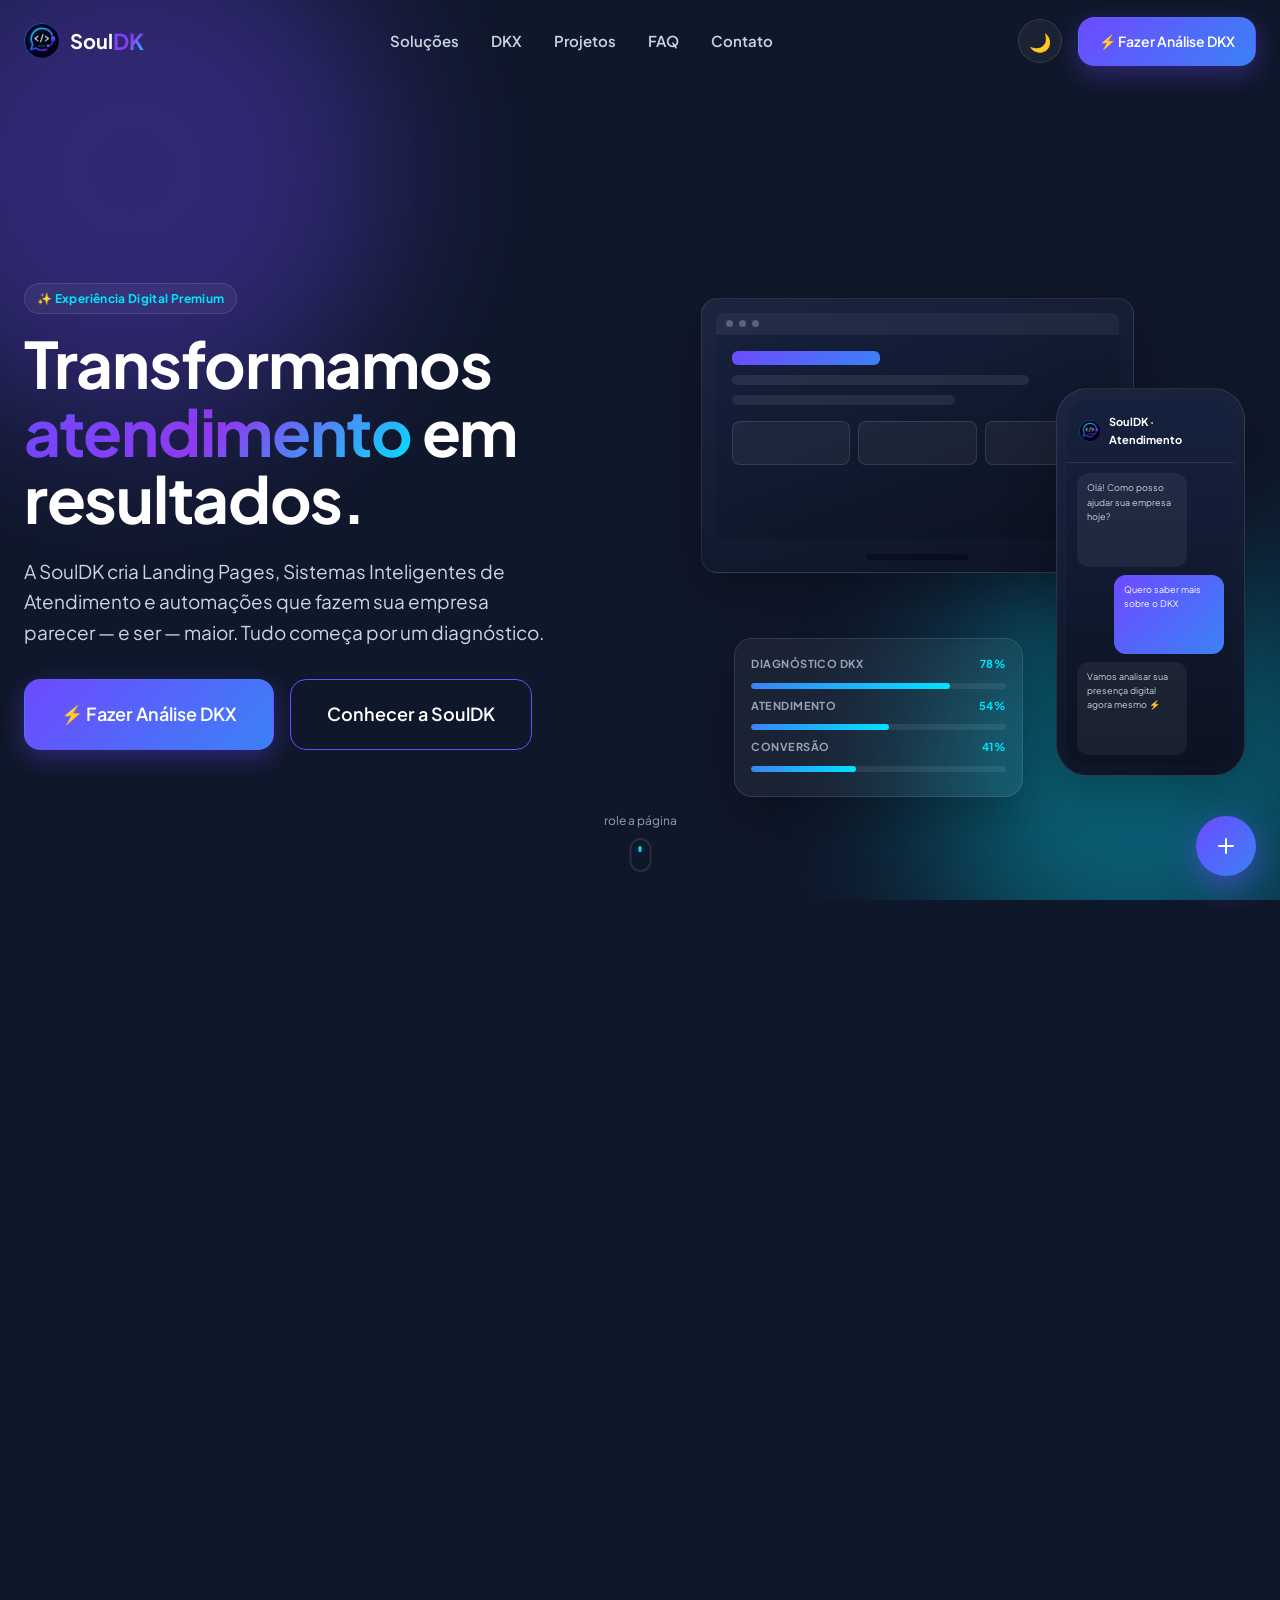
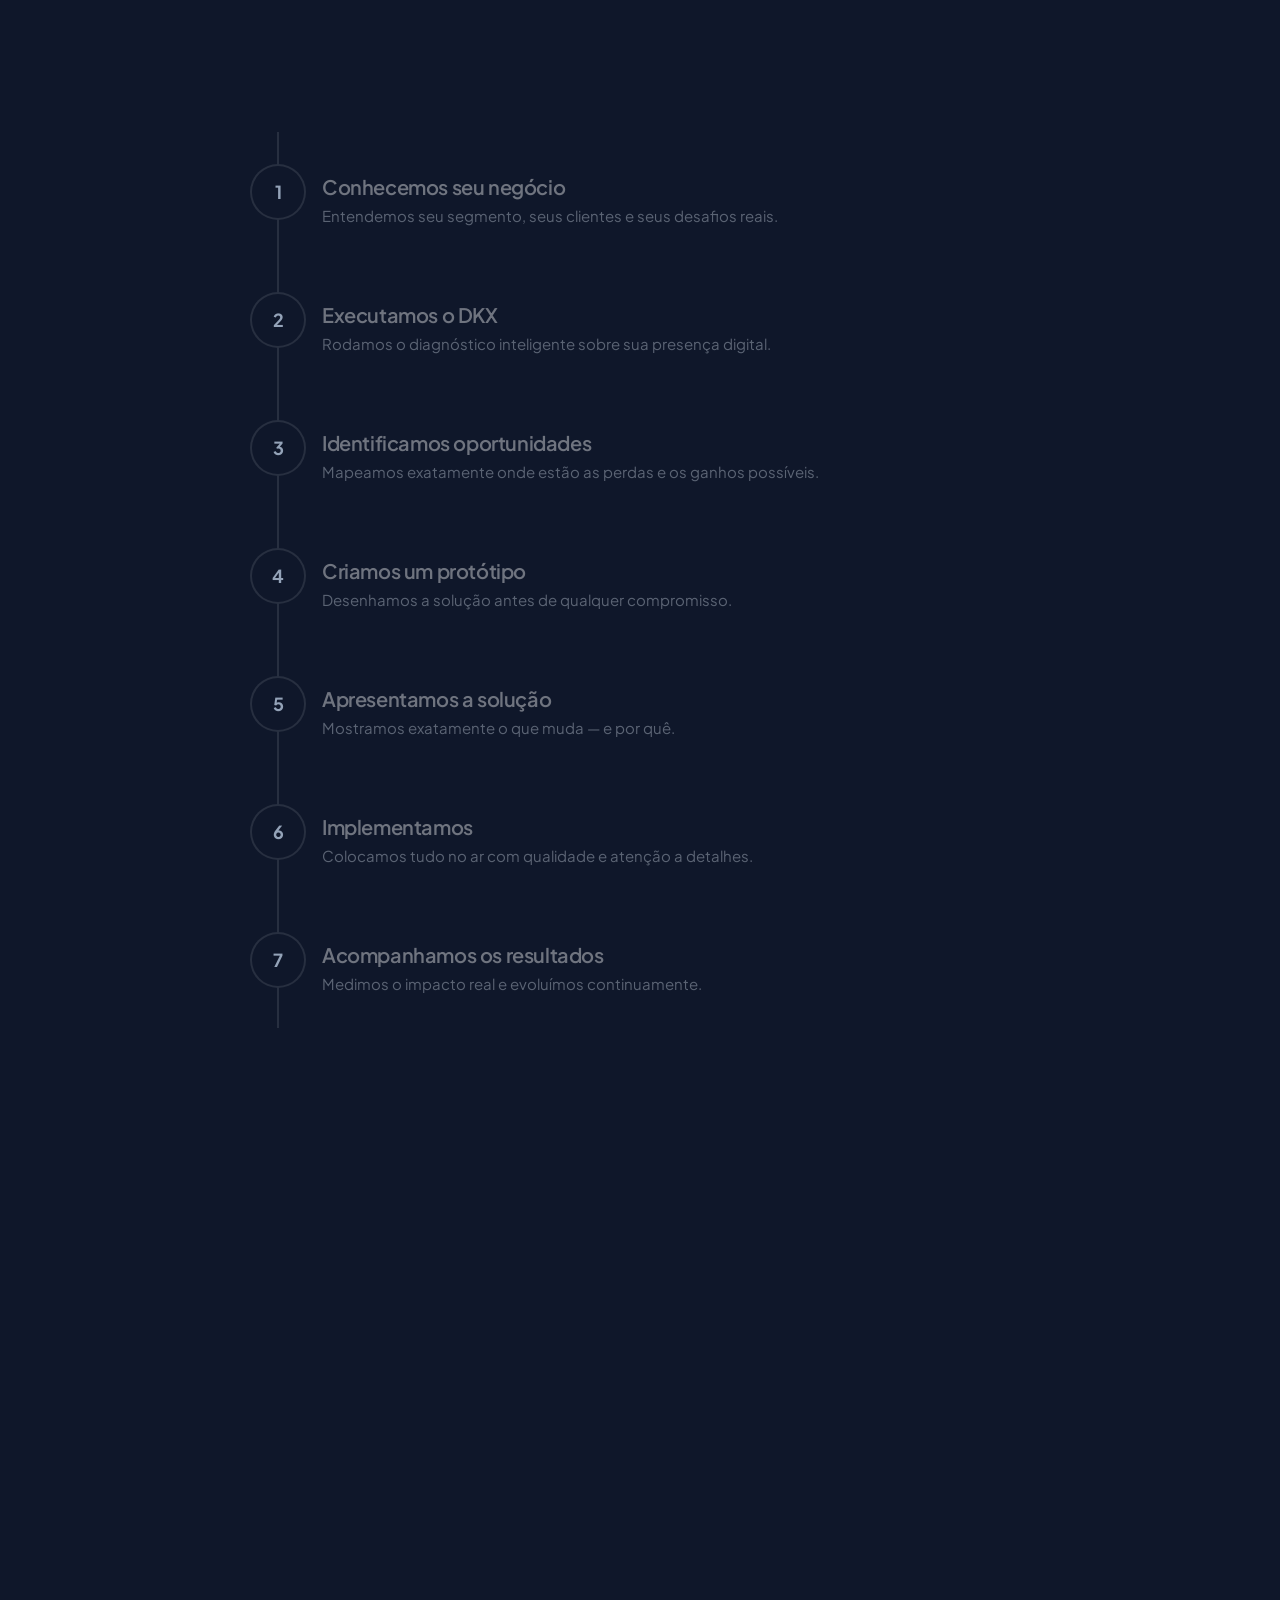
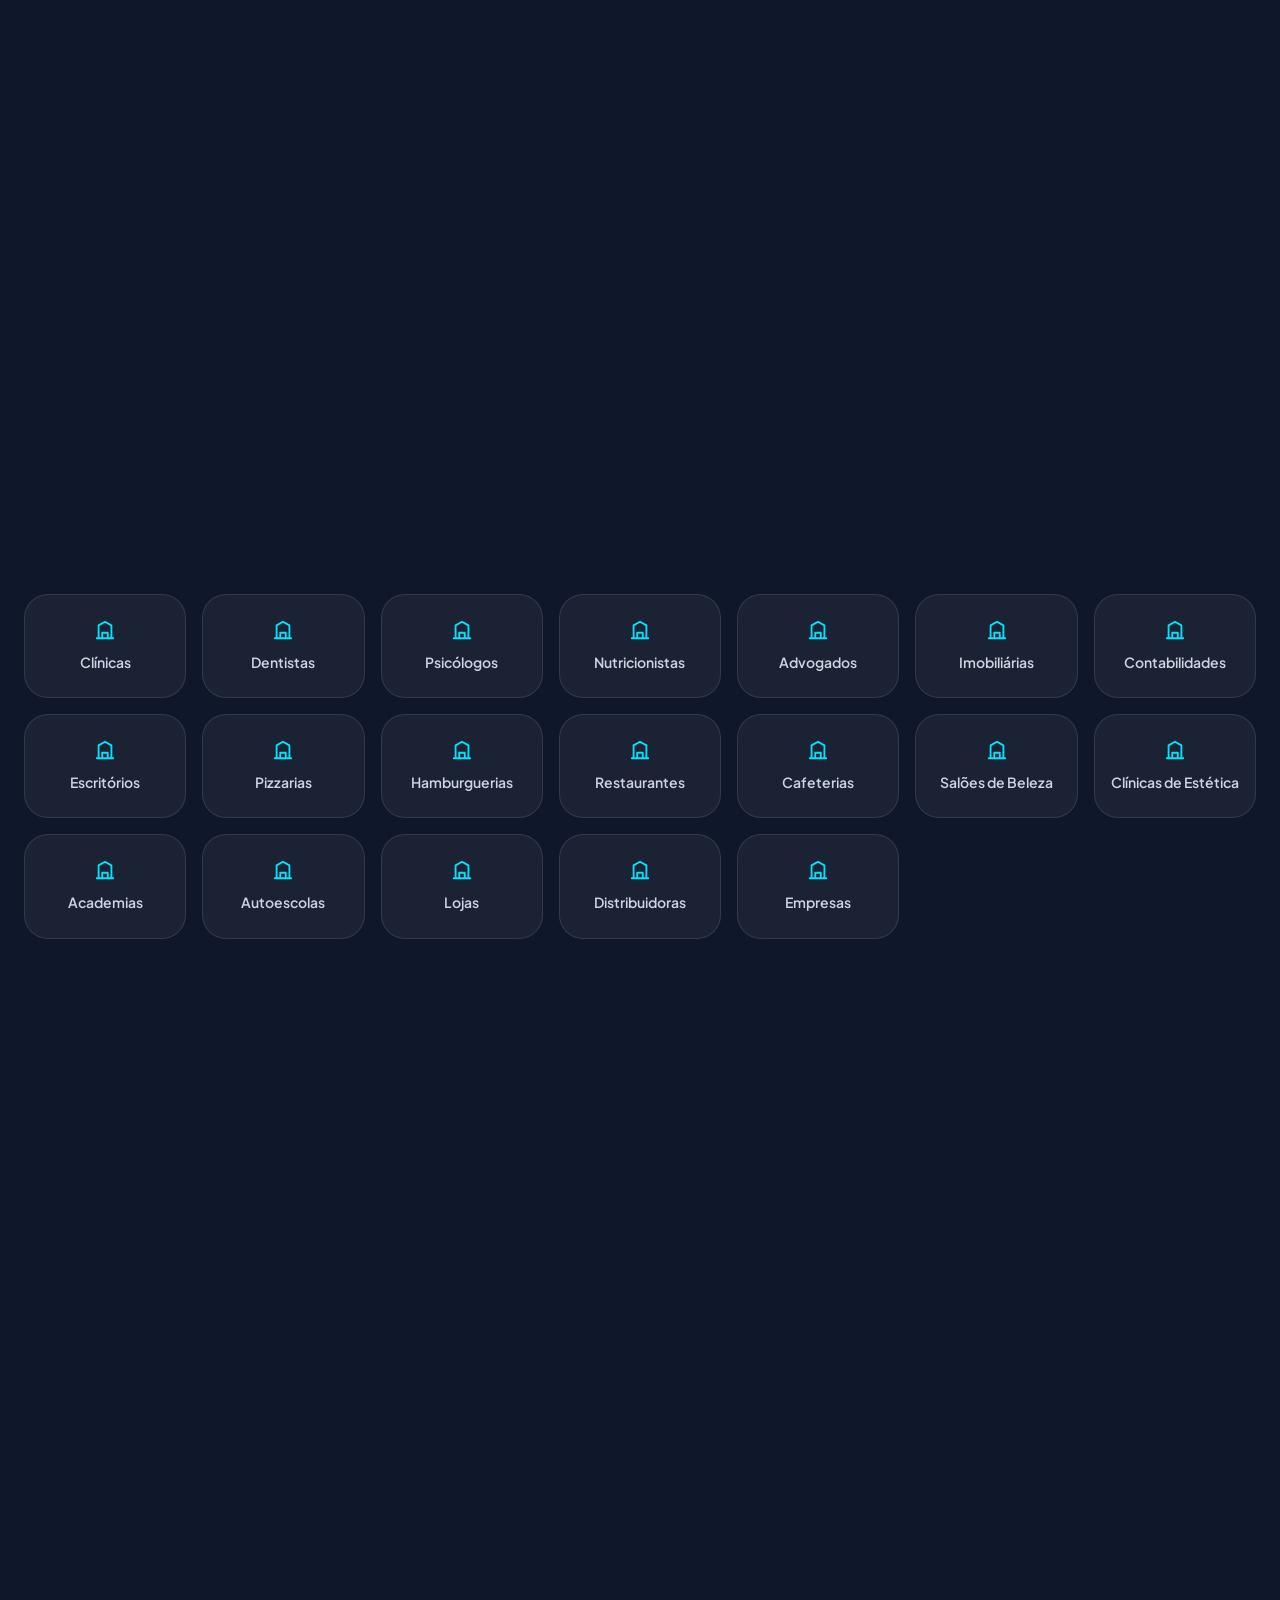
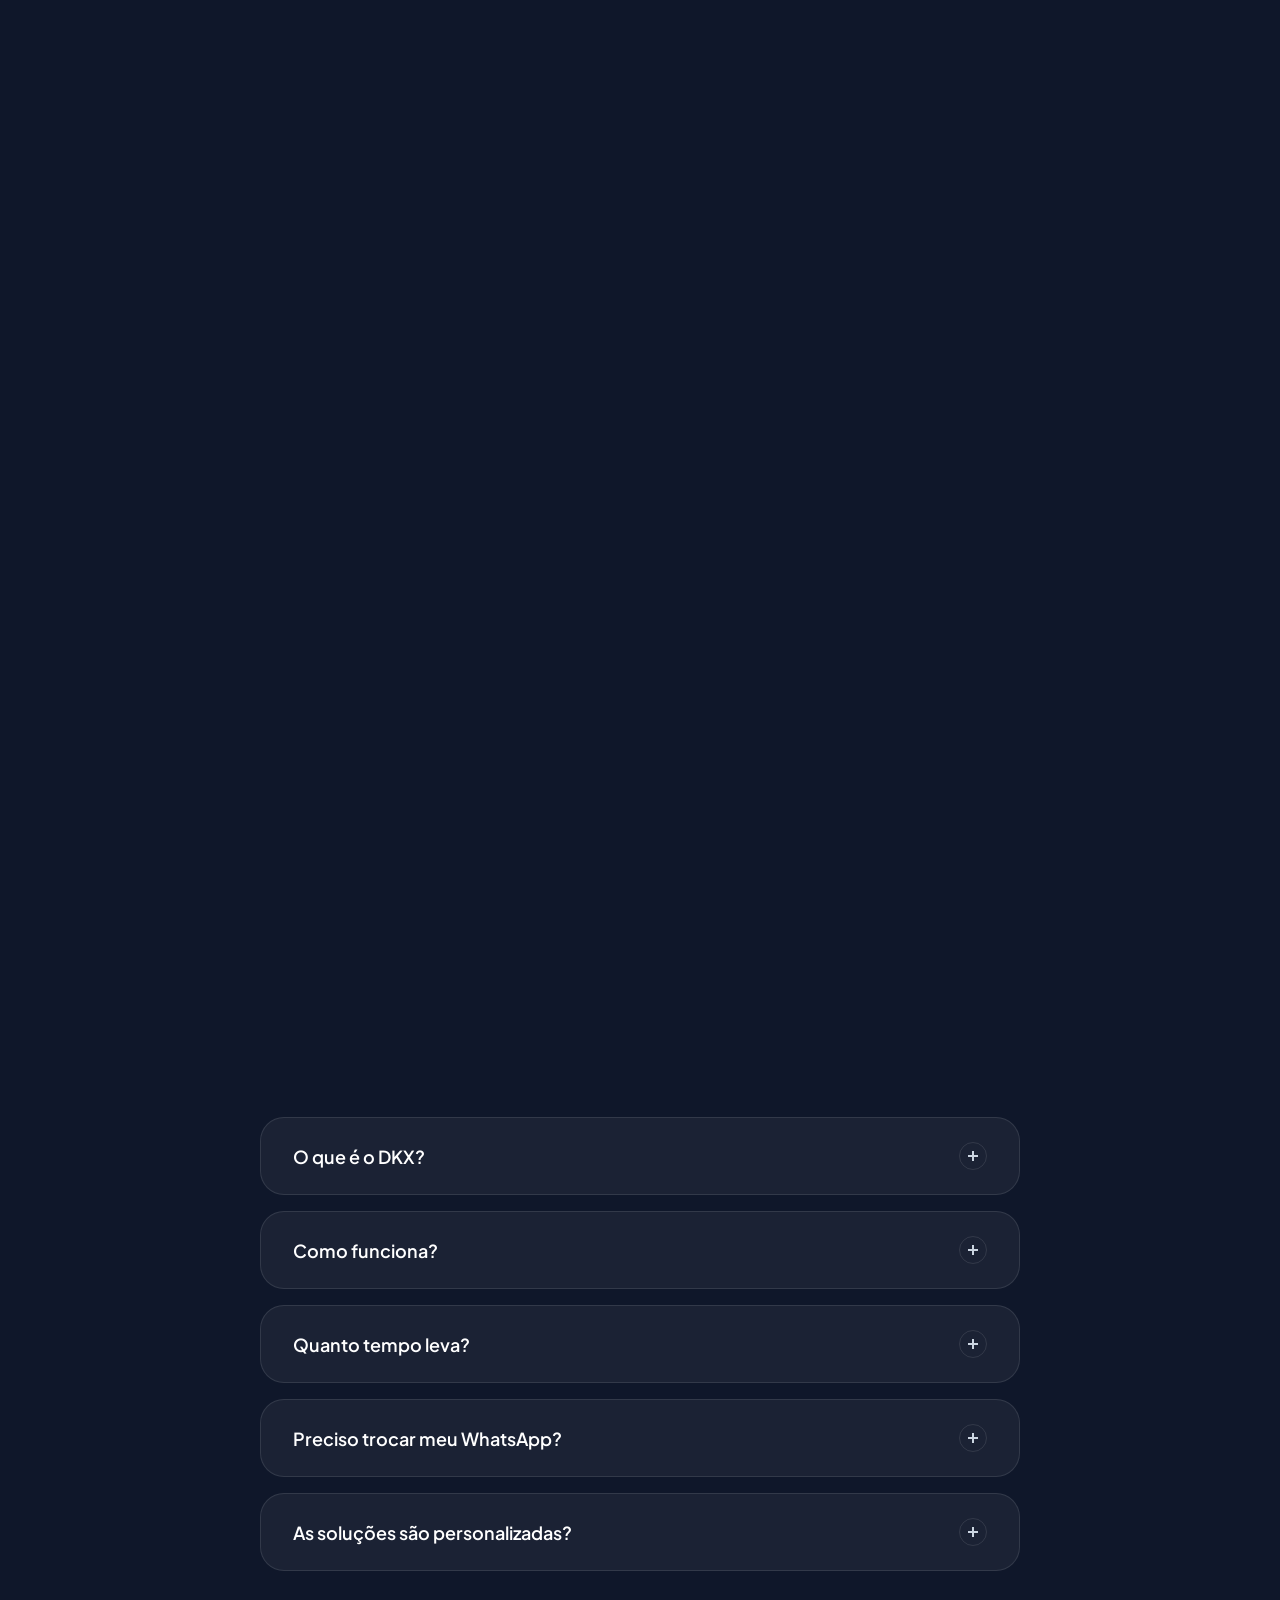
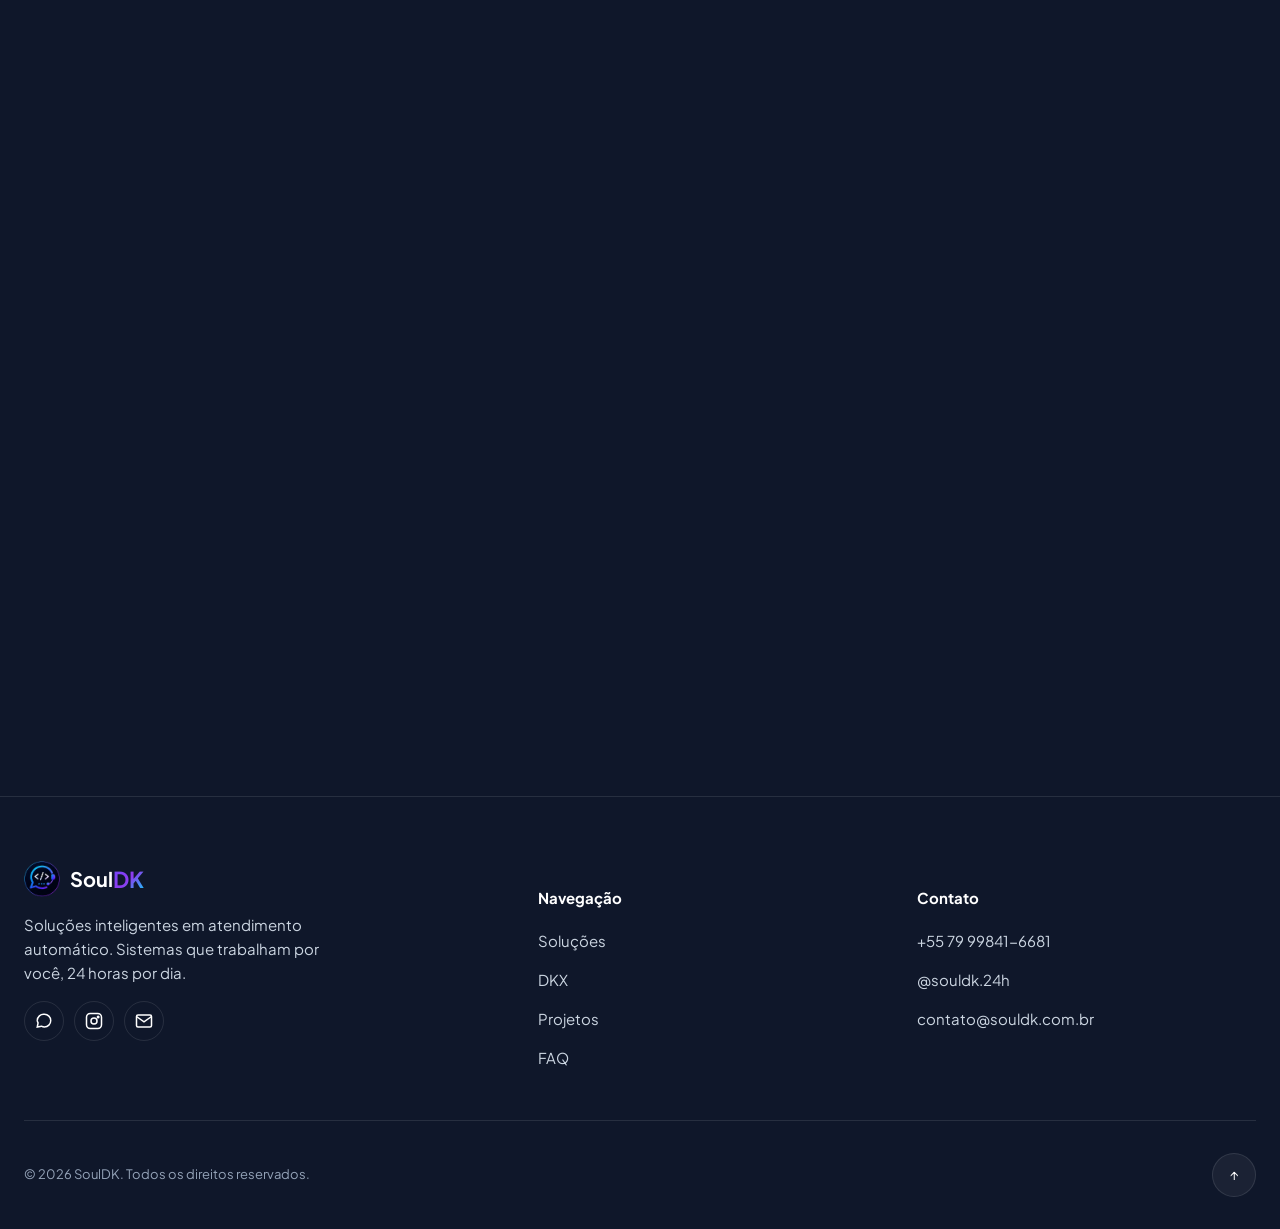
<file: index.html>
<!DOCTYPE html>
<html lang="pt-BR">
<head>
<meta charset="UTF-8">
<meta name="viewport" content="width=device-width, initial-scale=1, viewport-fit=cover">
<title>SoulDK | Experiências Digitais Inteligentes</title>
<meta name="description" content="A SoulDK transforma a presença digital de empresas com Landing Pages premium, Atendimento Inteligente e o DKX — nosso Diagnóstico Inteligente de Experiência Digital.">
<meta name="theme-color" content="#0F172A">
<link rel="canonical" href="https://souldk.com.br/">

<!-- Open Graph -->
<meta property="og:type" content="website">
<meta property="og:site_name" content="SoulDK">
<meta property="og:title" content="SoulDK | Experiências Digitais Inteligentes">
<meta property="og:description" content="Landing Pages premium, Atendimento Inteligente e o DKX — o Diagnóstico Inteligente de Experiência Digital da SoulDK.">
<meta property="og:image" content="assets/logo.png">
<meta property="og:url" content="https://souldk.com.br/">
<meta property="og:locale" content="pt_BR">

<!-- Twitter Card -->
<meta name="twitter:card" content="summary_large_image">
<meta name="twitter:title" content="SoulDK | Experiências Digitais Inteligentes">
<meta name="twitter:description" content="Landing Pages premium, Atendimento Inteligente e o DKX — o Diagnóstico Inteligente de Experiência Digital da SoulDK.">
<meta name="twitter:image" content="assets/logo.png">

<link rel="icon" type="image/png" href="assets/logo.png">
<link rel="apple-touch-icon" href="assets/logo.png">
<link rel="manifest" href="manifest.json">

<link rel="stylesheet" href="css/styles.css">

<script type="application/ld+json">
{
  "@context": "https://schema.org",
  "@type": "Organization",
  "name": "SoulDK",
  "url": "https://souldk.com.br/",
  "logo": "https://souldk.com.br/assets/logo.png",
  "description": "A SoulDK transforma a experiência digital de empresas através de Landing Pages, Sistemas Inteligentes de Atendimento e do DKX, seu Diagnóstico Inteligente de Experiência Digital.",
  "sameAs": ["https://www.instagram.com/souldk.24h/"],
  "contactPoint": {
    "@type": "ContactPoint",
    "telephone": "+55-79-99841-6681",
    "contactType": "customer service"
  }
}
</script>
</head>
<body data-theme="dark">
<a href="#main" class="skip-link">Pular para o conteúdo</a>

<div class="cursor-glow" id="cursorGlow" aria-hidden="true"></div>

<!-- ========================= NAVBAR ========================= -->
<header class="navbar" id="navbar">
  <div class="container">
    <a href="#top" class="brand" aria-label="SoulDK — início">
      <img src="assets/Logo-redonda.png" alt="" width="36" height="36">
      Soul<b>DK</b>
    </a>

    <nav class="nav-links" id="navLinks" aria-label="Navegação principal">
      <a href="#solucoes">Soluções</a>
      <a href="#dkx">DKX</a>
      <a href="#portfolio">Projetos</a>
      <a href="#faq">FAQ</a>
      <a href="#contato">Contato</a>
      <a href="dkx.html" class="btn btn-primary nav-cta-mobile">⚡ Fazer Análise DKX</a>
    </nav>

    <div class="nav-actions">
      <button class="theme-toggle" id="themeToggle" aria-label="Alternar tema claro/escuro">
        <span id="themeIcon">🌙</span>
      </button>
      <a href="dkx.html" class="btn btn-primary nav-cta-desktop" style="padding:12px 20px;font-size:14px;">⚡ Fazer Análise DKX</a>
      <button class="nav-toggle" id="navToggle" aria-label="Abrir menu" aria-expanded="false"><span></span></button>
    </div>
  </div>
</header>

<main id="main">

  <!-- ========================= HERO ========================= -->
  <section class="hero" id="top">
    <div class="glow-orb" style="width:520px;height:520px;background:var(--primary);top:-10%;left:-10%;"></div>
    <div class="glow-orb" style="width:420px;height:420px;background:var(--accent);bottom:-10%;right:-5%;"></div>
    <div class="container hero-grid">
      <div class="hero-content reveal">
        <span class="badge">✨ Experiência Digital Premium</span>
        <h1>Transformamos <span class="grad">atendimento</span> em resultados.</h1>
        <p>A SoulDK cria Landing Pages, Sistemas Inteligentes de Atendimento e automações que fazem sua empresa parecer — e ser — maior. Tudo começa por um diagnóstico.</p>
        <div class="hero-actions">
          <a href="dkx.html" class="btn btn-primary btn-lg" data-analytics="cta_dkx_hero">⚡ Fazer Análise DKX</a>
          <a href="#sobre" class="btn btn-secondary btn-lg">Conhecer a SoulDK</a>
        </div>
      </div>

      <div class="hero-visual reveal" style="transition-delay:120ms;">
        <div class="mock-dash" data-parallax="0.5">
          <div class="row"><span>Diagnóstico DKX</span><span style="color:var(--accent);">78%</span></div>
          <div class="barline"><i style="width:78%"></i></div>
          <div class="row"><span>Atendimento</span><span style="color:var(--accent);">54%</span></div>
          <div class="barline"><i style="width:54%"></i></div>
          <div class="row"><span>Conversão</span><span style="color:var(--accent);">41%</span></div>
          <div class="barline"><i style="width:41%"></i></div>
        </div>
        <div class="mock-notebook" data-parallax="1">
          <div class="screen">
            <div class="bar"><i></i><i></i><i></i></div>
            <div class="body">
              <div class="line grad"></div>
              <div class="line" style="width:80%"></div>
              <div class="line" style="width:60%"></div>
              <div class="blocks"><div></div><div></div><div></div></div>
            </div>
          </div>
        </div>
        <div class="mock-phone" data-parallax="1.4">
          <div class="screen">
            <div class="chat-head"><img src="assets/Logo-redonda.png" alt=""><span>SoulDK · Atendimento</span></div>
            <div class="chat-body">
              <div class="bubble">Olá! Como posso ajudar sua empresa hoje?</div>
              <div class="bubble me">Quero saber mais sobre o DKX</div>
              <div class="bubble">Vamos analisar sua presença digital agora mesmo ⚡</div>
            </div>
          </div>
        </div>
      </div>
    </div>
    <div class="hero-scroll"><span>role a página</span><div class="mouse"><i></i></div></div>
  </section>

  <!-- ========================= SOBRE ========================= -->
  <section class="section" id="sobre">
    <div class="container">
      <div class="section-head reveal">
        <span class="eyebrow">Sobre a SoulDK</span>
        <h2>Não vendemos ferramentas. <span class="grad-text">Vendemos transformação.</span></h2>
        <p>Analisamos toda a jornada digital do seu cliente para identificar oportunidades e implementar soluções tecnológicas personalizadas — com mais organização, confiança, agilidade e resultado.</p>
      </div>
    </div>
  </section>

  <!-- ========================= DKX ========================= -->
  <section class="section dkx-section" id="dkx">
    <div class="container">
      <div class="dkx-panel reveal">
        <div class="glow-orb" style="width:380px;height:380px;background:var(--accent);top:-20%;right:0;"></div>
        <div class="dkx-panel-grid">
          <div>
            <span class="badge">Produto principal</span>
            <h2>DKX</h2>
            <div class="sub">Diagnóstico Inteligente de Experiência Digital</div>
            <p>O DKX analisa como sua empresa se apresenta digitalmente, identifica oportunidades de melhoria e recomenda soluções personalizadas — em poucos minutos, de forma inteligente.</p>
            <a href="dkx.html" class="btn btn-primary btn-lg">Executar DKX</a>
          </div>
          <div class="dkx-panel-visual" id="dkxVisual">
            <div class="dkx-core"><span class="mark">DKX</span></div>
          </div>
        </div>
      </div>
    </div>
  </section>

  <!-- ========================= SOLUÇÕES ========================= -->
  <section class="section" id="solucoes">
    <div class="container">
      <div class="section-head center reveal mx-auto">
        <span class="eyebrow">Soluções</span>
        <h2>Consequência do diagnóstico, <span class="grad-text">não o ponto de partida.</span></h2>
      </div>
      <div class="solutions-grid reveal-stagger">
        <div class="card solution-card reveal" style="--i:0">
          <div class="icon"><svg viewBox="0 0 24 24" fill="none" stroke-width="2" stroke-linecap="round" stroke-linejoin="round"><path d="M4 4h16v12H4z"/><path d="M2 20h20"/></svg></div>
          <h4>Landing Pages Premium</h4>
          <p>Páginas rápidas, elegantes e desenhadas para converter visitantes em clientes.</p>
        </div>
        <div class="card solution-card reveal" style="--i:1">
          <div class="icon"><svg viewBox="0 0 24 24" fill="none" stroke-width="2" stroke-linecap="round" stroke-linejoin="round"><path d="M21 11.5a8.38 8.38 0 0 1-8.5 8.4 8.5 8.5 0 0 1-4-1L3 20l1.1-5.5A8.38 8.38 0 0 1 3 11.5 8.5 8.5 0 0 1 12.5 3 8.4 8.4 0 0 1 21 11.5Z"/></svg></div>
          <h4>Sistema Inteligente de Atendimento</h4>
          <p>Respostas automáticas 24h que qualificam clientes e reduzem tempo de espera.</p>
        </div>
        <div class="card solution-card reveal" style="--i:2">
          <div class="icon"><svg viewBox="0 0 24 24" fill="none" stroke-width="2" stroke-linecap="round" stroke-linejoin="round"><circle cx="12" cy="12" r="3"/><path d="M19.4 15a1.7 1.7 0 0 0 .3 1.9l.1.1a2 2 0 1 1-2.8 2.8l-.1-.1a1.7 1.7 0 0 0-1.9-.3 1.7 1.7 0 0 0-1 1.5V21a2 2 0 1 1-4 0v-.1a1.7 1.7 0 0 0-1-1.6 1.7 1.7 0 0 0-1.9.3l-.1.1a2 2 0 1 1-2.8-2.8l.1-.1a1.7 1.7 0 0 0 .3-1.9 1.7 1.7 0 0 0-1.5-1H3a2 2 0 1 1 0-4h.1a1.7 1.7 0 0 0 1.6-1 1.7 1.7 0 0 0-.3-1.9l-.1-.1a2 2 0 1 1 2.8-2.8l.1.1a1.7 1.7 0 0 0 1.9.3H9a1.7 1.7 0 0 0 1-1.5V3a2 2 0 1 1 4 0v.1a1.7 1.7 0 0 0 1 1.5 1.7 1.7 0 0 0 1.9-.3l.1-.1a2 2 0 1 1 2.8 2.8l-.1.1a1.7 1.7 0 0 0-.3 1.9V9a1.7 1.7 0 0 0 1.5 1H21a2 2 0 1 1 0 4h-.1a1.7 1.7 0 0 0-1.5 1Z"/></svg></div>
          <h4>Automação de Processos</h4>
          <p>Fluxos que organizam sua operação e eliminam tarefas manuais repetitivas.</p>
        </div>
        <div class="card solution-card reveal" style="--i:3">
          <div class="icon"><svg viewBox="0 0 24 24" fill="none" stroke-width="2" stroke-linecap="round" stroke-linejoin="round"><path d="M17 7a5 5 0 0 1 0 10h-1"/><path d="M7 17a5 5 0 0 1 0-10h1"/><path d="M8 12h8"/></svg></div>
          <h4>Integrações</h4>
          <p>Conectamos suas ferramentas para que os dados fluam sem esforço.</p>
        </div>
        <div class="card solution-card reveal" style="--i:4">
          <div class="icon"><svg viewBox="0 0 24 24" fill="none" stroke-width="2" stroke-linecap="round" stroke-linejoin="round"><path d="M12 2 2 7l10 5 10-5-10-5Z"/><path d="M2 17l10 5 10-5"/><path d="M2 12l10 5 10-5"/></svg></div>
          <h4>Experiência Digital</h4>
          <p>Cuidamos de cada ponto de contato para transmitir confiança e autoridade.</p>
        </div>
      </div>
    </div>
  </section>

  <!-- ========================= COMO TRABALHAMOS ========================= -->
  <section class="section" id="metodologia">
    <div class="container">
      <div class="section-head center reveal mx-auto">
        <span class="eyebrow">Metodologia</span>
        <h2>Como trabalhamos</h2>
      </div>
      <div class="timeline-wrap" id="timelineWrap">
        <div class="timeline-line-bg"></div>
        <div class="timeline-line-fg" id="timelineFg"></div>

        <div class="timeline-step" data-step>
          <div class="node">1</div>
          <div class="content"><h4>Conhecemos seu negócio</h4><p>Entendemos seu segmento, seus clientes e seus desafios reais.</p></div>
        </div>
        <div class="timeline-step" data-step>
          <div class="node">2</div>
          <div class="content"><h4>Executamos o DKX</h4><p>Rodamos o diagnóstico inteligente sobre sua presença digital.</p></div>
        </div>
        <div class="timeline-step" data-step>
          <div class="node">3</div>
          <div class="content"><h4>Identificamos oportunidades</h4><p>Mapeamos exatamente onde estão as perdas e os ganhos possíveis.</p></div>
        </div>
        <div class="timeline-step" data-step>
          <div class="node">4</div>
          <div class="content"><h4>Criamos um protótipo</h4><p>Desenhamos a solução antes de qualquer compromisso.</p></div>
        </div>
        <div class="timeline-step" data-step>
          <div class="node">5</div>
          <div class="content"><h4>Apresentamos a solução</h4><p>Mostramos exatamente o que muda — e por quê.</p></div>
        </div>
        <div class="timeline-step" data-step>
          <div class="node">6</div>
          <div class="content"><h4>Implementamos</h4><p>Colocamos tudo no ar com qualidade e atenção a detalhes.</p></div>
        </div>
        <div class="timeline-step" data-step>
          <div class="node">7</div>
          <div class="content"><h4>Acompanhamos os resultados</h4><p>Medimos o impacto real e evoluímos continuamente.</p></div>
        </div>
      </div>
    </div>
  </section>

  <!-- ========================= ANTES x DEPOIS ========================= -->
  <section class="section" id="transformacao">
    <div class="container">
      <div class="section-head center reveal mx-auto">
        <span class="eyebrow">Transformação</span>
        <h2>Antes <span class="grad-text">x</span> Depois</h2>
      </div>
      <div class="compare-grid">
        <div class="compare-card before reveal">
          <div class="badge-state">✕</div>
          <h3>Antes</h3>
          <p>Uma operação que ainda não aproveita todo o potencial digital.</p>
          <ul>
            <li>Pouca presença digital</li>
            <li>Atendimento lento</li>
            <li>Perda de clientes</li>
            <li>Desorganização</li>
          </ul>
        </div>
        <div class="compare-card after reveal" style="transition-delay:120ms;">
          <div class="badge-state">✓</div>
          <h3>Depois</h3>
          <p>Uma empresa com presença digital sólida e processos inteligentes.</p>
          <ul>
            <li>Landing Page profissional</li>
            <li>Sistema Inteligente de Atendimento</li>
            <li>Respostas rápidas, 24 horas por dia</li>
            <li>Mais clientes e mais organização</li>
          </ul>
        </div>
      </div>
    </div>
  </section>

  <!-- ========================= SEGMENTOS ========================= -->
  <section class="section" id="segmentos">
    <div class="container">
      <div class="section-head center reveal mx-auto">
        <span class="eyebrow">Segmentos</span>
        <h2>Entendemos o seu negócio</h2>
        <p>Independentemente do segmento, a SoulDK adapta a experiência à realidade da sua empresa.</p>
      </div>
      <div class="segments-grid" id="segmentsGrid"></div>
    </div>
  </section>

  <!-- ========================= PORTFÓLIO ========================= -->
  <section class="section" id="portfolio">
    <div class="container">
      <div class="section-head center reveal mx-auto">
        <span class="eyebrow">Portfólio</span>
        <h2>Projetos desenvolvidos pela SoulDK</h2>
        <p>Uma seleção de experiências digitais que já colocamos no ar.</p>
      </div>
      <div class="portfolio-grid" id="portfolioGrid"></div>
    </div>
  </section>

  <!-- ========================= FAQ ========================= -->
  <section class="section" id="faq">
    <div class="container">
      <div class="section-head center reveal mx-auto">
        <span class="eyebrow">Dúvidas frequentes</span>
        <h2>FAQ</h2>
      </div>
      <div class="faq-list" id="faqList"></div>
    </div>
  </section>

  <!-- ========================= CTA FINAL ========================= -->
  <section class="section">
    <div class="container">
      <div class="cta-final reveal">
        <span class="badge">Pronto para começar?</span>
        <h2>Descubra como a tecnologia pode transformar sua empresa.</h2>
        <p>O DKX leva poucos minutos e revela oportunidades reais para o seu negócio.</p>
        <a href="dkx.html" class="btn btn-primary btn-lg">⚡ Fazer Análise DKX</a>
      </div>
    </div>
  </section>

</main>

<!-- ========================= FOOTER ========================= -->
<footer id="contato">
  <div class="container">
    <div class="footer-grid">
      <div class="footer-brand">
        <a href="#top" class="brand"><img src="assets/Logo-redonda.png" alt="" width="36" height="36">Soul<b>DK</b></a>
        <p>Soluções inteligentes em atendimento automático. Sistemas que trabalham por você, 24 horas por dia.</p>
        <div class="footer-social">
          <a href="https://wa.me/5579998416681" target="_blank" rel="noopener" aria-label="WhatsApp"><svg viewBox="0 0 24 24" fill="none" stroke="currentColor" stroke-width="2"><path d="M21 11.5a8.38 8.38 0 0 1-8.5 8.4 8.5 8.5 0 0 1-4-1L3 20l1.1-5.5A8.38 8.38 0 0 1 3 11.5 8.5 8.5 0 0 1 12.5 3 8.4 8.4 0 0 1 21 11.5Z"/></svg></a>
          <a href="https://www.instagram.com/souldk.24h/" target="_blank" rel="noopener" aria-label="Instagram"><svg viewBox="0 0 24 24" fill="none" stroke="currentColor" stroke-width="2"><rect x="2" y="2" width="20" height="20" rx="5"/><circle cx="12" cy="12" r="4"/><circle cx="17.5" cy="6.5" r="1"/></svg></a>
          <a href="mailto:contato@souldk.com.br" aria-label="E-mail"><svg viewBox="0 0 24 24" fill="none" stroke="currentColor" stroke-width="2"><rect x="2" y="4" width="20" height="16" rx="2"/><path d="m22 6-10 7L2 6"/></svg></a>
        </div>
      </div>
      <div class="footer-col">
        <h5>Navegação</h5>
        <ul>
          <li><a href="#solucoes">Soluções</a></li>
          <li><a href="#dkx">DKX</a></li>
          <li><a href="#portfolio">Projetos</a></li>
          <li><a href="#faq">FAQ</a></li>
        </ul>
      </div>
      <div class="footer-col">
        <h5>Contato</h5>
        <ul>
          <li><a href="https://wa.me/5579998416681" target="_blank" rel="noopener">+55 79 99841-6681</a></li>
          <li><a href="https://www.instagram.com/souldk.24h/" target="_blank" rel="noopener">@souldk.24h</a></li>
          <li><a href="mailto:contato@souldk.com.br">contato@souldk.com.br</a></li>
        </ul>
      </div>
    </div>
    <div class="footer-bottom">
      <small>© <span id="year"></span> SoulDK. Todos os direitos reservados.</small>
      <button class="to-top" id="toTop" aria-label="Voltar ao topo">↑</button>
    </div>
  </div>
</footer>

<!-- ========================= FLOATING BUTTON ========================= -->
<div class="fab-wrap" id="fabWrap">
  <div class="fab-menu">
    <div class="fab-item"><span>WhatsApp</span><a href="https://wa.me/5579998416681" target="_blank" rel="noopener" aria-label="WhatsApp"><svg viewBox="0 0 24 24" fill="none" stroke="var(--success)" stroke-width="2"><path d="M21 11.5a8.38 8.38 0 0 1-8.5 8.4 8.5 8.5 0 0 1-4-1L3 20l1.1-5.5A8.38 8.38 0 0 1 3 11.5 8.5 8.5 0 0 1 12.5 3 8.4 8.4 0 0 1 21 11.5Z"/></svg></a></div>
    <div class="fab-item"><span>Instagram</span><a href="https://www.instagram.com/souldk.24h/" target="_blank" rel="noopener" aria-label="Instagram"><svg viewBox="0 0 24 24" fill="none" stroke="var(--accent)" stroke-width="2"><rect x="2" y="2" width="20" height="20" rx="5"/><circle cx="12" cy="12" r="4"/><circle cx="17.5" cy="6.5" r="1"/></svg></a></div>
    <div class="fab-item"><span>E-mail</span><a href="mailto:contato@souldk.com.br" aria-label="E-mail"><svg viewBox="0 0 24 24" fill="none" stroke="var(--secondary)" stroke-width="2"><rect x="2" y="4" width="20" height="16" rx="2"/><path d="m22 6-10 7L2 6"/></svg></a></div>
    <div class="fab-item"><span>Executar DKX</span><a href="dkx.html" aria-label="Executar DKX"><svg viewBox="0 0 24 24" fill="none" stroke="var(--primary)" stroke-width="2"><path d="M13 2 3 14h7l-1 8 10-12h-7l1-8Z"/></svg></a></div>
  </div>
  <button class="fab-main" id="fabMain" aria-label="Abrir menu de contato" aria-expanded="false">
    <svg viewBox="0 0 24 24" fill="none" stroke="#fff" stroke-width="2" stroke-linecap="round"><path d="M12 5v14M5 12h14"/></svg>
  </button>
</div>

<div class="toast-wrap" id="toastWrap"></div>

<script src="js/main.js" defer></script>
</body>
</html>
</file>
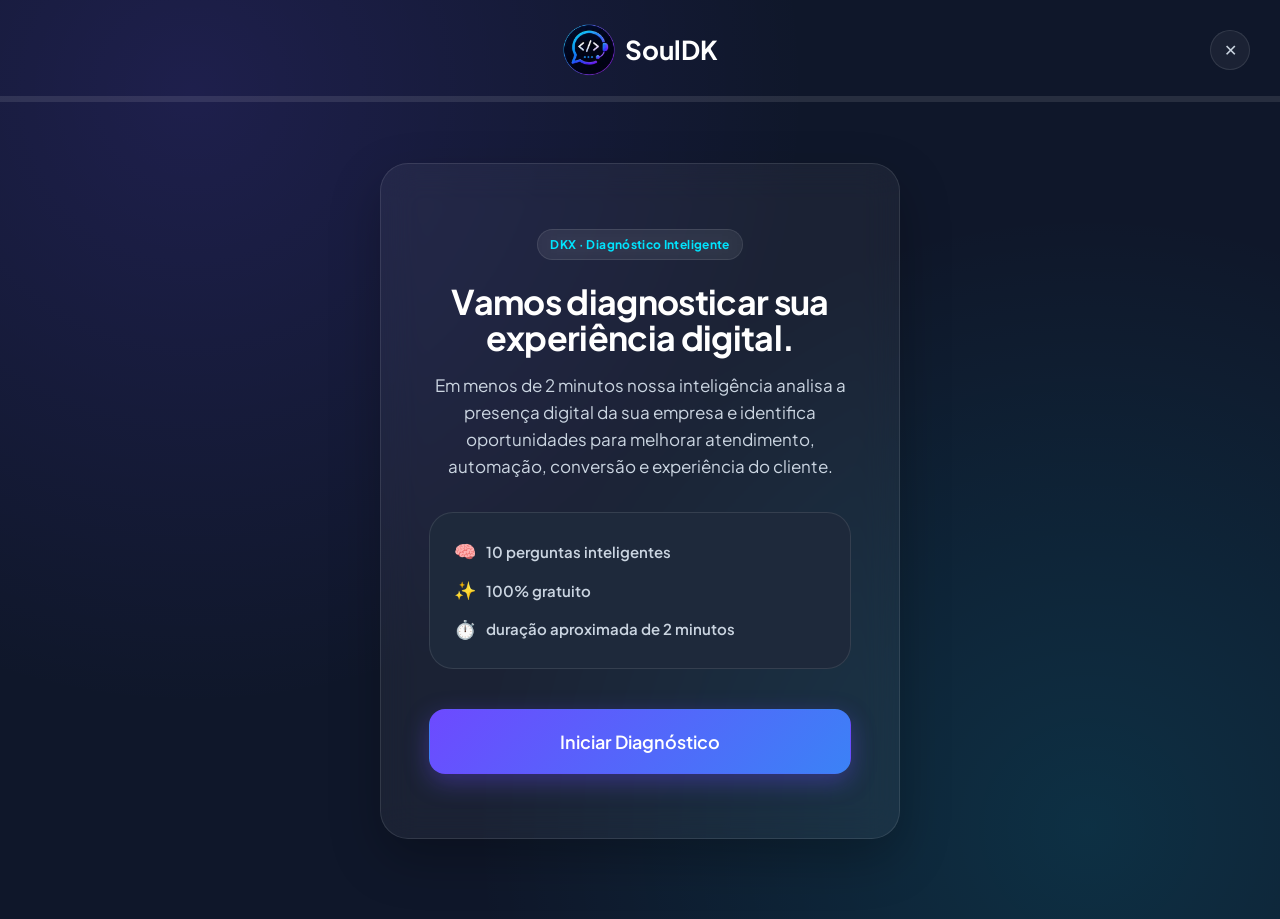
<file: dkx.html>
<!DOCTYPE html>
<html lang="pt-BR">
<head>
<meta charset="UTF-8">
<meta name="viewport" content="width=device-width, initial-scale=1, viewport-fit=cover">
<title>DKX | Diagnóstico Inteligente de Experiência Digital — SoulDK</title>
<meta name="description" content="Execute o DKX: o diagnóstico inteligente da SoulDK que analisa a experiência digital da sua empresa em poucos minutos.">
<meta name="robots" content="noindex, follow">
<meta name="theme-color" content="#0F172A">
<link rel="icon" type="image/png" href="assets/logo.png">
<link rel="stylesheet" href="css/styles.css">
<link rel="stylesheet" href="css/dkx.css">
</head>
<body class="dkx-body" data-theme="dark">

<header class="dkx-topbar">
    <a href="index.html" class="brand"><img src="assets/Logo-redonda.png" alt=""> SoulDK</a>
    <a href="index.html" class="dkx-exit" aria-label="Sair do DKX">✕</a>
  <div class="topbar-progress">
    <div class="dkx-progress" id="dkxProgress"><i id="dkxProgressFill"></i></div>
    <div class="dkx-step-label" id="dkxStepLabel"></div>
  </div>  
</header>

<main class="dkx-stage">

  <!-- TELA 1 — CARD DE APRESENTAÇÃO -->
  <section class="dkx-screen dkx-intro" id="screenIntro">
    <div class="dkx-intro-card">
      <span class="badge">DKX · Diagnóstico Inteligente</span>
      <h1>Vamos diagnosticar sua experiência digital.</h1>
      <p>Em menos de 2 minutos nossa inteligência analisa a presença digital da sua empresa e identifica oportunidades para melhorar atendimento, automação, conversão e experiência do cliente.</p>

      <ul class="dkx-intro-meta">
        <li><i>🧠</i>10 perguntas inteligentes</li>
        <li><i>✨</i>100% gratuito</li>
        <li><i>⏱️</i>duração aproximada de 2 minutos</li>
      </ul>

      <button class="btn btn-primary btn-lg" id="startDiagnosis">Iniciar Diagnóstico</button>
    </div>
  </section>

  <!-- TELA 2 — CARREGAMENTO (ENGINE) -->
  <section class="dkx-screen dkx-splash" id="screenLoading" hidden>
    <div class="logo-orbit"><img src="assets/Logo-redonda.png" alt="SoulDK"></div>
    <h1>DKX</h1>
    <p class="sub">Sistema Inteligente de Diagnóstico</p>
    <div class="dkx-loadbar">
      <div class="track"><i id="loadingBar"></i></div>
      <ul class="dkx-load-messages" id="loadingMessages"></ul>
    </div>
  </section>

  <!-- TELA 3 — NOME DA EMPRESA -->
  <section class="dkx-screen" id="screenName" hidden>
    <div class="dkx-question">
      <div class="qnum">Antes de começar</div>
      <h2>Qual é o nome da sua empresa ou negócio?</h2>
      <form class="dkx-name-form" id="nameForm">
        <input type="text" id="companyName" class="dkx-input" placeholder="Digite o nome da empresa" autocomplete="organization" required>
        <button type="submit" class="btn btn-primary btn-lg">Continuar</button>
      </form>
    </div>
  </section>

  <!-- TELA 4 — CABEÇALHO + PERGUNTAS -->
  <section class="dkx-screen" id="screenQuestionWrap" hidden>
    <div class="dkx-qheader">
      <span class="badge">Diagnóstico de Experiência Digital</span>
    </div>

    <div id="screenQuestion"></div>
  </section>

  <!-- TELA 5 — CALCULANDO -->
  <section class="dkx-screen dkx-analysis" id="screenAnalysis" hidden>
    <div class="rings"><span></span><span></span><span></span></div>
    <h2>Calculando seu resultado…</h2>
  </section>

  <!-- TELA 6 — RESULTADO -->
  <section class="dkx-screen dkx-results" id="screenResults" hidden>
    <div class="head">
      <span class="badge">Diagnóstico concluído</span>
      <h2 id="resultCompanyTitle">Seu diagnóstico está pronto.</h2>
    </div>

    <div class="score-gauge">
      <svg viewBox="0 0 200 200">
        <defs>
          <linearGradient id="scoreGradient" x1="0%" y1="0%" x2="100%" y2="100%">
            <stop offset="0%" stop-color="#6D4AFF"/>
            <stop offset="50%" stop-color="#7C3AED"/>
            <stop offset="100%" stop-color="#00E5FF"/>
          </linearGradient>
        </defs>
        <circle class="track" cx="100" cy="100" r="88"></circle>
        <circle class="progress" id="scoreCircle" cx="100" cy="100" r="88"></circle>
      </svg>
      <div class="value">
        <span class="num" id="scoreNumber">0</span>
        <span class="label">Score Global</span>
      </div>
    </div>

    <div class="dkx-classification" id="dkxClassification">
      <span class="chip-class" id="classChip"></span>
      <p id="classDesc"></p>
    </div>

    <div class="dkx-bars" id="dkxBars"></div>

    <div class="dkx-insights">
      <p class="dkx-insights-title">Diagnóstico Inteligente</p>
      <div id="dkxInsightsList"></div>
    </div>

    <div class="dkx-final-block">
      <p>Nossa equipe pode analisar seu resultado e apresentar soluções específicas para o seu negócio.</p>
      <button class="btn btn-primary btn-lg" id="sendDiagnosis">Enviar meu Diagnóstico DKX</button>
    </div>
  </section>

  <!-- TELA 7 — FINAL -->
  <section class="dkx-screen dkx-done" id="screenDone" hidden>
    <div class="check">✓</div>
    <h2>Diagnóstico enviado com sucesso.</h2>
    <p>Nossa equipe analisará seu resultado e retornará com sugestões personalizadas. Enquanto isso, conheça alguns projetos desenvolvidos pela SoulDK.</p>
    <div class="actions">
      <a href="index.html#portfolio" class="btn btn-primary">Ver Projetos</a>
      <a href="index.html" class="btn btn-secondary">Voltar ao Site</a>
    </div>
  </section>

</main>

<script src="js/dkx.js" defer></script>
</body>
</html>
</file>
<file: css/styles.css>
/* ==========================================================================
   SoulDK — Design System
   Tema Dark (padrão) + Light · Plus Jakarta Sans · Sistema baseado em 8px
   ========================================================================== */

@import url('https://fonts.googleapis.com/css2?family=Plus+Jakarta+Sans:wght@400;500;600;700;800&family=Inter:wght@400;500;600&display=swap');

:root {
  /* ---- Cores · Tema Dark (padrão) ---- */
  --bg: #0F172A;
  --bg-secondary: #16213E;
  --surface: #1E293B;
  --card: rgba(255, 255, 255, 0.05);
  --card-hover: rgba(255, 255, 255, 0.08);
  --border: rgba(255, 255, 255, 0.10);
  --text: #FFFFFF;
  --text-secondary: #CBD5E1;
  --text-tertiary: #94A3B8;

  --primary: #6D4AFF;
  --primary-hover: #7C63FF;
  --secondary: #3B82F6;
  --accent: #00E5FF;

  --success: #22C55E;
  --warning: #F59E0B;
  --danger: #EF4444;
  --info: #38BDF8;

  --gradient-primary: linear-gradient(135deg, #6D4AFF 0%, #3B82F6 100%);
  --gradient-secondary: linear-gradient(135deg, #3B82F6 0%, #00E5FF 100%);
  --gradient-premium: linear-gradient(135deg, #6D4AFF 0%, #8e3aed 50%, #00E5FF 100%);

  --shadow-soft: 0 10px 30px rgba(0, 0, 0, .15);
  --shadow-hover: 0 20px 50px rgba(0, 0, 0, .25);

  /* ---- Tipografia ---- */
  --font-display: 'Plus Jakarta Sans', 'General Sans', 'Satoshi', 'Manrope', 'Inter', -apple-system, sans-serif;
  --font-body: 'Plus Jakarta Sans', 'Inter', -apple-system, sans-serif;

  /* ---- Espaçamento (múltiplos de 8) ---- */
  --sp-1: 8px;
  --sp-2: 16px;
  --sp-3: 24px;
  --sp-4: 32px;
  --sp-5: 40px;
  --sp-6: 48px;
  --sp-7: 64px;
  --sp-8: 80px;
  --sp-9: 96px;
  --sp-10: 128px;

  /* ---- Raio ---- */
  --r-input: 14px;
  --r-button: 16px;
  --r-card: 24px;
  --r-modal: 28px;
  --r-image: 20px;

  /* ---- Duração ---- */
  --d-micro: 150ms;
  --d-hover: 250ms;
  --d-button: 300ms;
  --d-card: 350ms;
  --d-section: 500ms;
  --d-reveal: 600ms;
  --d-modal: 350ms;
  --d-theme: 400ms;
  --ease: cubic-bezier(.16, .84, .44, 1);

  --container: 1280px;
  --nav-h: 84px;

  color-scheme: dark;
}

[data-theme="light"] {
  --bg: #FFFFFF;
  --bg-secondary: #F8FAFC;
  --surface: #F1F5F9;
  --card: #FFFFFF;
  --card-hover: #F8FAFC;
  --border: #E2E8F0;
  /* --border: #1b72e4; */
  --text: #0F172A;
  --text-secondary: #475569;
  --text-tertiary: #64748B;
  --shadow-soft: 0 10px 30px rgba(15, 23, 42, .08);
  --shadow-hover: 0 20px 50px rgba(15, 23, 42, .14);
  color-scheme: light;
}

*,
*::before,
*::after {
  box-sizing: border-box;
}

html {
  scroll-behavior: smooth;
}

@media (prefers-reduced-motion: reduce) {
  html {
    scroll-behavior: auto;
  }

  *,
  *::before,
  *::after {
    animation-duration: .001ms !important;
    animation-iteration-count: 1 !important;
    transition-duration: .001ms !important;
    scroll-behavior: auto !important;
  }
}

body {
  margin: 0;
  background: var(--bg);
  color: var(--text);
  font-family: var(--font-body);
  font-size: 18px;
  line-height: 1.6;
  -webkit-font-smoothing: antialiased;
  transition: background var(--d-theme) var(--ease), color var(--d-theme) var(--ease);
  overflow-x: hidden;
}

img {
  max-width: 100%;
  display: block;
}

a {
  color: inherit;
  text-decoration: none;
}

button {
  font-family: inherit;
  cursor: pointer;
}

ul {
  list-style: none;
  margin: 0;
  padding: 0;
}

::selection {
  background: var(--primary);
  color: #fff;
}

/* Foco visível — acessibilidade */
:focus-visible {
  outline: 2px solid var(--accent);
  outline-offset: 3px;
  border-radius: 6px;
}

/* ---- Tipografia ---- */
h1,
h2,
h3,
h4 {
  font-family: var(--font-display);
  margin: 0;
  letter-spacing: -0.02em;
  color: var(--text);
}

h1 {
  font-size: 64px;
  font-weight: 700;
  line-height: 1.05;
}

h2 {
  font-size: 48px;
  font-weight: 700;
  line-height: 1.1;
}

h3 {
  font-size: 36px;
  font-weight: 600;
  line-height: 1.2;
}

h4 {
  font-size: 28px;
  font-weight: 600;
  line-height: 1.3;
}

p {
  margin: 0;
  color: var(--text-secondary);
}

small,
.caption {
  font-size: 14px;
  color: var(--text-tertiary);
}

.small-text {
  font-size: 16px;
}

@media (max-width: 1024px) {
  h1 {
    font-size: 42px;
  }

  h2 {
    font-size: 36px;
  }

  h3 {
    font-size: 28px;
  }
}

@media (max-width: 640px) {
  h1 {
    font-size: 34px;
  }

  h2 {
    font-size: 28px;
  }

  h3 {
    font-size: 24px;
  }

  body {
    font-size: 16px;
  }
}

.container {
  width: 100%;
  max-width: var(--container);
  margin: 0 auto;
  padding: 0 var(--sp-3);
}

@media (max-width:640px) {
  .container {
    padding: 0 var(--sp-2);
  }
}

.section {
  padding: var(--sp-9) 0;
  position: relative;
}

@media (max-width:640px) {
  .section {
    padding: var(--sp-7) 0;
  }
}

.eyebrow {
  display: inline-flex;
  align-items: center;
  gap: 8px;
  font-size: 14px;
  font-weight: 600;
  letter-spacing: .04em;
  text-transform: uppercase;
  color: var(--accent);
  margin-bottom: var(--sp-2);
}

.section-head {
  max-width: 680px;
  margin: 0 0 var(--sp-6);
}

.section-head.center {
  margin-left: auto;
  margin-right: auto;
  text-align: center;
}

.section-head p {
  margin-top: var(--sp-2);
  font-size: 18px;
}

/* ---- Botões ---- */
.btn {
  --btn-scale: 1;
  display: inline-flex;
  align-items: center;
  justify-content: center;
  gap: 10px;
  padding: 16px 28px;
  border-radius: var(--r-button);
  font-weight: 600;
  font-size: 16px;
  border: 1px solid transparent;
  transition: transform var(--d-button) var(--ease), box-shadow var(--d-button) var(--ease), background var(--d-button) var(--ease), border-color var(--d-button) var(--ease), color var(--d-button) var(--ease);
  transform: scale(var(--btn-scale));
  white-space: nowrap;
  position: relative;
  isolation: isolate;
}

.btn:hover {
  --btn-scale: 1.03;
}

.btn:active {
  --btn-scale: .97;
}

.btn-primary {
  background: var(--gradient-primary);
  color: #fff;
  box-shadow: 0 8px 24px rgba(109, 74, 255, .35);
}

.btn-primary:hover {
  box-shadow: 0 12px 34px rgba(109, 74, 255, .5);
}

.btn-secondary {
  background: transparent;
  color: var(--text);
  border-color: var(--primary);
}

.btn-secondary:hover {
  background: var(--primary);
  border-color: var(--primary);
}

.btn-ghost {
  background: transparent;
  color: var(--text-secondary);
  padding: 12px 18px;
}

.btn-ghost:hover {
  color: var(--text);
}

.btn-lg {
  padding: 20px 36px;
  font-size: 18px;
}

.btn[disabled],
.btn.is-loading {
  opacity: .7;
  pointer-events: none;
}

.btn .spinner {
  width: 16px;
  height: 16px;
  border-radius: 50%;
  border: 2px solid rgba(255, 255, 255, .4);
  border-top-color: #fff;
  animation: spin .7s linear infinite;
}

@keyframes spin {
  to {
    transform: rotate(360deg);
  }
}

/* Ripple */
.ripple {
  position: absolute;
  border-radius: 50%;
  background: rgba(255, 255, 255, .5);
  transform: scale(0);
  animation: ripple 600ms ease-out;
  pointer-events: none;
}

@keyframes ripple {
  to {
    transform: scale(3);
    opacity: 0;
  }
}

/* ---- Glass / Cards ---- */
.glass {
  background: var(--card);
  backdrop-filter: blur(16px);
  -webkit-backdrop-filter: blur(16px);
  border: 1px solid var(--border);
}

.card {
  background: var(--card);
  border: 1px solid var(--border);
  border-radius: var(--r-card);
  padding: var(--sp-4);
  transition: transform var(--d-card) var(--ease), background var(--d-card) var(--ease), box-shadow var(--d-card) var(--ease), border-color var(--d-card) var(--ease);
  will-change: transform;
}

.card:hover {
  background: var(--card-hover);
  transform: translateY(-6px) scale(1.01) rotateX(1deg);
  box-shadow: var(--shadow-hover);
  border-color: rgba(109, 74, 255, .35);
}

.tag,
.chip {
  display: inline-flex;
  align-items: center;
  gap: 6px;
  font-size: 13px;
  font-weight: 600;
  padding: 6px 12px;
  border-radius: 99px;
  background: var(--surface);
  color: var(--text-secondary);
  border: 1px solid var(--border);
}

.badge {
  display: inline-flex;
  align-items: center;
  gap: 6px;
  font-size: 12px;
  font-weight: 700;
  padding: 5px 12px;
  border-radius: 99px;
  letter-spacing: .03em;
  background: var(--card);
  border: 1px solid var(--border);
  backdrop-filter: blur(12px);
  color: var(--accent);
}

/* ---- Glow / decorativos ---- */
.glow-orb {
  position: absolute;
  border-radius: 50%;
  filter: blur(80px);
  opacity: .35;
  pointer-events: none;
  z-index: 0;
}

.divider {
  height: 1px;
  width: 100%;
  background: linear-gradient(90deg, transparent, var(--border), transparent);
  border: 0;
  margin: var(--sp-6) 0;
}

/* ---- Scroll reveal ---- */
.reveal {
  opacity: 0;
  filter: blur(6px);
  transform: translateY(28px);
  transition: opacity var(--d-reveal) var(--ease), transform var(--d-reveal) var(--ease), filter var(--d-reveal) var(--ease);
}

.reveal.is-visible {
  opacity: 1;
  filter: blur(0);
  transform: translateY(0);
}

.reveal-stagger>* {
  transition-delay: calc(var(--i, 0) * 90ms);
}

/* ---- Skip link ---- */
.skip-link {
  position: absolute;
  left: -999px;
  top: 0;
  background: var(--primary);
  color: #fff;
  padding: 12px 20px;
  border-radius: 0 0 10px 0;
  z-index: 999;
}

.skip-link:focus {
  left: 0;
}

/* ==========================================================================
   NAVBAR
   ========================================================================== */
.navbar {
  position: fixed;
  top: 0;
  left: 0;
  right: 0;
  z-index: 100;
  height: var(--nav-h);
  display: flex;
  align-items: center;
  background: transparent;
  border-bottom: 1px solid transparent;
  transition: background var(--d-section) var(--ease), border-color var(--d-section) var(--ease), box-shadow var(--d-section) var(--ease), backdrop-filter var(--d-section) var(--ease), height var(--d-section) var(--ease);
}

.navbar.is-scrolled {
  background: rgba(15, 23, 42, .65);
  backdrop-filter: blur(18px);
  -webkit-backdrop-filter: blur(18px);
  border-bottom-color: var(--border);
  box-shadow: 0 8px 30px rgba(0, 0, 0, .15);
  height: 72px;
}

[data-theme="light"] .navbar.is-scrolled {
  background: rgba(255, 255, 255, .75);
}

.navbar .container {
  display: flex;
  align-items: center;
  justify-content: space-between;
  gap: var(--sp-3);
}

.brand {
  display: flex;
  align-items: center;
  font-family: var(--font-display);
  font-weight: 700;
  font-size: 20px;
}

.brand img {
  width: 36px;
  height: 36px;
  margin-right: 10px;
}

.brand b {
  background: var(--gradient-premium);
  -webkit-background-clip: text;
  background-clip: text;
  color: transparent;
  font-size: 22px;
}

.nav-links {
  display: flex;
  align-items: center;
  gap: var(--sp-4);
}

.nav-links a {
  font-size: 15px;
  font-weight: 600;
  color: var(--text-secondary);
  position: relative;
  padding: 6px 0;
  transition: color var(--d-hover) var(--ease);
}

.nav-links a::after {
  content: "";
  position: absolute;
  left: 0;
  bottom: -4px;
  height: 2px;
  width: 0%;
  background: var(--gradient-primary);
  transition: width var(--d-hover) var(--ease);
}

.nav-links a:hover {
  color: var(--text);
}

.nav-links a:hover::after {
  width: 100%;
}

.nav-actions {
  display: flex;
  align-items: center;
  gap: var(--sp-2);
}

.theme-toggle {
  width: 44px;
  height: 44px;
  border-radius: 50%;
  border: 1px solid var(--border);
  background: var(--card);
  display: flex;
  align-items: center;
  justify-content: center;
  font-size: 18px;
  transition: transform var(--d-hover) var(--ease), background var(--d-hover) var(--ease), border-color var(--d-hover) var(--ease);
}

.theme-toggle:hover {
  transform: rotate(15deg) scale(1.06);
  border-color: var(--primary);
}

.nav-toggle {
  display: none;
  width: 44px;
  height: 44px;
  border-radius: 12px;
  border: 1px solid var(--border);
  background: var(--card);
  position: relative;
}

.nav-toggle span,
.nav-toggle span::before,
.nav-toggle span::after {
  content: "";
  position: absolute;
  height: 2px;
  background: var(--text);
  transition: transform var(--d-hover) var(--ease), opacity var(--d-hover) var(--ease), background var(--d-hover) var(--ease);
}

.nav-toggle span {
  left: 12px;
  right: 12px;
  top: 50%;
  transform: translateY(-50%);
}

.nav-toggle span::before,
.nav-toggle span::after {
  left: 0;
  right: 0;
}

.nav-toggle span::before {
  top: -7px;
}

.nav-toggle span::after {
  top: 7px;
}

.nav-toggle.is-open span {
  background: transparent;
}

.nav-toggle.is-open span::before {
  top: 0;
  transform: rotate(45deg);
}

.nav-toggle.is-open span::after {
  top: 0;
  transform: rotate(-45deg);
}

.nav-cta-mobile {
  display: none;
}

@media (max-width: 900px) {
  .nav-links {
    position: fixed;
    inset: 72px 0 0 0;
    height: calc(100vh - 72px);
    flex-direction: column;
    justify-content: flex-start;
    padding: var(--sp-6) var(--sp-3);
    background: var(--bg);
    border-top: 1px solid var(--border);
    transform: translateX(100%);
    transition: transform var(--d-section) var(--ease);
    gap: var(--sp-4);
  }

  .nav-links.is-open {
    transform: translateX(0);
  }

  .nav-toggle {
    display: flex;
  }

  .nav-links a {
    font-size: 22px;
  }

  .nav-cta-desktop {
    display: none;
  }

  .nav-cta-mobile {
    display: inline-flex;
    margin-top: var(--sp-2);
    font-size: 16px;
  }
}

/* ==========================================================================
   HERO
   ========================================================================== */
.hero {
  min-height: 100vh;
  display: flex;
  align-items: center;
  padding-top: calc(var(--nav-h) + var(--sp-6));
  position: relative;
  overflow: hidden;
}

.hero-grid {
  display: grid;
  grid-template-columns: 1.05fr .95fr;
  gap: var(--sp-7);
  align-items: center;
}

@media (max-width: 1024px) {
  .hero-grid {
    grid-template-columns: 1fr;
  }

  .hero-visual {
    order: -1;
  }
}

.hero-content h1 {
  margin: var(--sp-2) 0 var(--sp-3);
}

.hero-content h1 .grad {
  background: var(--gradient-premium);
  -webkit-background-clip: text;
  background-clip: text;
  color: transparent;
}

.hero-content p {
  font-size: 19px;
  max-width: 520px;
  margin-bottom: var(--sp-4);
}

.hero-actions {
  display: flex;
  gap: var(--sp-2);
  flex-wrap: wrap;
}

.hero-visual {
  position: relative;
  height: 520px;
}

@media (max-width:1024px) {
  .hero-visual {
    height: 420px;
  }
}

@media (max-width:640px) {
  .hero-visual {
    height: 340px;
  }
}

/* Mockups */
.mock-notebook {
  position: absolute;
  left: 0;
  top: 8%;
  width: 78%;
  aspect-ratio: 16/10.2;
  border-radius: 16px;
  padding: 14px 14px 34px;
  background: linear-gradient(160deg, #1b2540, #0c1324);
  border: 1px solid var(--border);
  box-shadow: var(--shadow-hover);
  animation: floatY 7s ease-in-out infinite;
}

.mock-notebook::after {
  content: "";
  position: absolute;
  left: 38%;
  right: 38%;
  bottom: 12px;
  height: 6px;
  border-radius: 4px;
  background: #0a0f1f;
}

.mock-notebook .screen {
  width: 100%;
  height: 100%;
  border-radius: 8px;
  overflow: hidden;
  position: relative;
  background: linear-gradient(160deg, var(--bg-secondary), #0b1220);
}

.mock-notebook .screen .bar {
  height: 22px;
  background: rgba(255, 255, 255, .06);
  display: flex;
  align-items: center;
  gap: 6px;
  padding: 0 10px;
}

.mock-notebook .screen .bar i {
  width: 7px;
  height: 7px;
  border-radius: 50%;
  background: rgba(255, 255, 255, .25);
}

.mock-notebook .screen .body {
  padding: 16px;
  display: grid;
  gap: 10px;
}

.mock-notebook .screen .line {
  height: 10px;
  border-radius: 6px;
  background: rgba(255, 255, 255, .08);
}

.mock-notebook .screen .line.grad {
  background: var(--gradient-primary);
  width: 40%;
  height: 14px;
}

.mock-notebook .screen .blocks {
  display: grid;
  grid-template-columns: repeat(3, 1fr);
  gap: 8px;
  margin-top: 6px;
}

.mock-notebook .screen .blocks div {
  height: 44px;
  border-radius: 8px;
  background: rgba(255, 255, 255, .05);
  border: 1px solid var(--border);
}

.mock-phone {
  position: absolute;
  right: 2%;
  bottom: 0;
  width: 34%;
  aspect-ratio: 9/18.5;
  border-radius: 32px;
  padding: 10px;
  background: linear-gradient(160deg, #1b2540, #0c1324);
  border: 1px solid var(--border);
  box-shadow: var(--shadow-hover);
  animation: floatY 6s ease-in-out infinite .4s;
}

.mock-phone .screen {
  width: 100%;
  height: 100%;
  border-radius: 22px;
  background: linear-gradient(180deg, var(--bg-secondary), #0b1220);
  overflow: hidden;
  display: flex;
  flex-direction: column;
}

.mock-phone .chat-head {
  padding: 14px 12px;
  display: flex;
  align-items: center;
  gap: 8px;
  border-bottom: 1px solid var(--border);
}

.mock-phone .chat-head img {
  width: 22px;
  height: 22px;
}

.mock-phone .chat-head span {
  font-size: 11px;
  font-weight: 700;
  color: var(--text);
}

.mock-phone .chat-body {
  padding: 10px;
  display: grid;
  gap: 8px;
  flex: 1;
}

.mock-phone .bubble {
  max-width: 75%;
  padding: 8px 10px;
  border-radius: 12px;
  font-size: 9px;
  color: var(--text-secondary);
  background: rgba(255, 255, 255, .06);
}

.mock-phone .bubble.me {
  margin-left: auto;
  background: var(--gradient-primary);
  color: #fff;
}

.mock-dash {
  position: absolute;
  left: 6%;
  bottom: -4%;
  width: 52%;
  padding: 16px;
  border-radius: 18px;
  background: var(--card);
  backdrop-filter: blur(16px);
  border: 1px solid var(--border);
  box-shadow: var(--shadow-hover);
  animation: floatY 8s ease-in-out infinite .8s;
}

.mock-dash .row {
  display: flex;
  align-items: center;
  justify-content: space-between;
  margin-bottom: 10px;
}

.mock-dash .row span {
  font-size: 11px;
  font-weight: 700;
  color: var(--text-tertiary);
  text-transform: uppercase;
  letter-spacing: .04em;
}

.mock-dash .barline {
  height: 6px;
  border-radius: 4px;
  background: rgba(255, 255, 255, .08);
  overflow: hidden;
  margin-bottom: 8px;
}

.mock-dash .barline i {
  display: block;
  height: 100%;
  border-radius: 4px;
  background: var(--gradient-secondary);
  width: 0;
  transition: width 1.2s var(--ease);
}

@keyframes floatY {

  0%,
  100% {
    transform: translateY(0);
  }

  50% {
    transform: translateY(-12px);
  }
}

.hero-scroll {
  position: absolute;
  bottom: 28px;
  left: 50%;
  transform: translateX(-50%);
  display: flex;
  flex-direction: column;
  align-items: center;
  gap: 8px;
  color: var(--text-tertiary);
  font-size: 12px;
}

.hero-scroll .mouse {
  width: 22px;
  height: 34px;
  border: 2px solid var(--border);
  border-radius: 12px;
  position: relative;
}

.hero-scroll .mouse i {
  position: absolute;
  top: 6px;
  left: 50%;
  width: 3px;
  height: 6px;
  margin-left: -1.5px;
  border-radius: 2px;
  background: var(--accent);
  animation: scrollDot 1.8s ease-in-out infinite;
}

@keyframes scrollDot {
  0% {
    opacity: 1;
    transform: translateY(0);
  }

  100% {
    opacity: 0;
    transform: translateY(10px);
  }
}

/* ==========================================================================
   DKX SECTION
   ========================================================================== */
.dkx-section {
  position: relative;
  overflow: hidden;
}

.dkx-panel {
  position: relative;
  border-radius: 32px;
  padding: var(--sp-8) var(--sp-6);
  background: linear-gradient(155deg, rgba(109, 74, 255, .14), rgba(0, 229, 255, .06) 60%, transparent);
  border: 1px solid var(--border);
  overflow: hidden;
}

.dkx-panel-grid {
  display: grid;
  grid-template-columns: 1fr .8fr;
  gap: var(--sp-7);
  align-items: center;
  position: relative;
  z-index: 2;
}

@media (max-width:1024px) {
  .dkx-panel-grid {
    grid-template-columns: 1fr;
  }
}

.dkx-panel h2 {
  background: var(--gradient-premium);
  -webkit-background-clip: text;
  background-clip: text;
  color: transparent;
  font-size: 72px;
}

@media (max-width:640px) {
  .dkx-panel h2 {
    font-size: 44px;
  }
}

.dkx-panel .sub {
  font-weight: 700;
  color: var(--text);
  font-size: 20px;
  margin: var(--sp-1) 0 var(--sp-3);
}

.dkx-panel p {
  font-size: 18px;
  margin-bottom: var(--sp-4);
  max-width: 520px;
}

.dkx-panel-visual {
  position: relative;
  height: 320px;
  display: flex;
  align-items: center;
  justify-content: center;
}

.dkx-core {
  width: 220px;
  height: 220px;
  border-radius: 50%;
  position: relative;
  background: radial-gradient(circle at 40% 35%, rgba(109, 74, 255, .55), rgba(0, 229, 255, .06) 65%);
  display: flex;
  align-items: center;
  justify-content: center;
}

.dkx-core::before,
.dkx-core::after {
  content: "";
  position: absolute;
  inset: -30px;
  border-radius: 50%;
  border: 1px solid rgba(109, 74, 255, .3);
  animation: dkxSpin 14s linear infinite;
}

.dkx-core::after {
  inset: -60px;
  border-color: rgba(0, 229, 255, .2);
  animation-duration: 22s;
  animation-direction: reverse;
}

@keyframes dkxSpin {
  to {
    transform: rotate(360deg);
  }
}

.dkx-core .mark {
  font-family: var(--font-display);
  font-weight: 800;
  font-size: 34px;
  letter-spacing: .02em;
  background: var(--gradient-premium);
  -webkit-background-clip: text;
  background-clip: text;
  color: transparent;
}

.dkx-particle {
  position: absolute;
  width: 5px;
  height: 5px;
  border-radius: 50%;
  background: var(--accent);
  opacity: .7;
  filter: blur(.5px);
  animation: particleFloat linear infinite;
}

@keyframes particleFloat {
  0% {
    transform: translateY(0) translateX(0);
    opacity: 0;
  }

  10% {
    opacity: .8;
  }

  90% {
    opacity: .5;
  }

  100% {
    transform: translateY(-160px) translateX(20px);
    opacity: 0;
  }
}

/* ==========================================================================
   SOLUÇÕES
   ========================================================================== */
.solutions-grid {
  display: grid;
  grid-template-columns: repeat(3, 1fr);
  gap: var(--sp-3);
}

@media (max-width:1024px) {
  .solutions-grid {
    grid-template-columns: repeat(2, 1fr);
  }
}

@media (max-width:640px) {
  .solutions-grid {
    grid-template-columns: 1fr;
  }
}

.solution-card {
  position: relative;
}

.solution-card .icon {
  width: 56px;
  height: 56px;
  border-radius: 16px;
  display: flex;
  align-items: center;
  justify-content: center;
  background: var(--gradient-primary);
  margin-bottom: var(--sp-3);
  box-shadow: 0 8px 20px rgba(109, 74, 255, .3);
}

.solution-card .icon svg {
  width: 26px;
  height: 26px;
  stroke: #fff;
}

.solution-card h4 {
  margin-bottom: 8px;
}

.solution-card p {
  font-size: 16px;
}

/* ==========================================================================
   METODOLOGIA / TIMELINE
   ========================================================================== */
.timeline-wrap {
  position: relative;
  max-width: 780px;
  margin: 0 auto;
}

.timeline-line-bg,
.timeline-line-fg {
  position: absolute;
  left: 27px;
  top: 0;
  bottom: 0;
  width: 2px;
}

.timeline-line-bg {
  background: var(--border);
}

.timeline-line-fg {
  background: var(--gradient-premium);
  height: 0%;
  transition: height .1s linear;
  box-shadow: 0 0 12px rgba(109, 74, 255, .6);
}

@media (max-width:640px) {

  .timeline-line-bg,
  .timeline-line-fg {
    left: 19px;
  }
}

.timeline-step {
  position: relative;
  display: flex;
  gap: var(--sp-3);
  padding: var(--sp-4) 0;
}

.timeline-step .node {
  flex: 0 0 56px;
  height: 56px;
  border-radius: 50%;
  border: 2px solid var(--border);
  display: flex;
  align-items: center;
  justify-content: center;
  background: var(--bg);
  font-family: var(--font-display);
  font-weight: 700;
  color: var(--text-tertiary);
  transition: all .5s var(--ease);
  position: relative;
  z-index: 2;
}

@media (max-width:640px) {
  .timeline-step .node {
    flex-basis: 40px;
    height: 40px;
    font-size: 14px;
  }
}

.timeline-step.is-active .node {
  border-color: var(--accent);
  color: #fff;
  background: var(--gradient-primary);
  box-shadow: 0 0 0 8px rgba(109, 74, 255, .15), 0 0 24px rgba(0, 229, 255, .5);
  transform: scale(1.08);
}

.timeline-step .content {
  padding-top: 10px;
  opacity: .4;
  transform: translateX(-8px);
  transition: all .5s var(--ease);
}

.timeline-step.is-active .content {
  opacity: 1;
  transform: translateX(0);
}

.timeline-step .content h4 {
  font-size: 20px;
  margin-bottom: 4px;
}

.timeline-step .content p {
  font-size: 15px;
}

/* ==========================================================================
   ANTES x DEPOIS
   ========================================================================== */
.compare-grid {
  display: grid;
  grid-template-columns: 1fr 1fr;
  gap: var(--sp-4);
}

@media (max-width:900px) {
  .compare-grid {
    grid-template-columns: 1fr;
  }
}

.compare-card {
  border-radius: var(--r-card);
  padding: var(--sp-5);
  position: relative;
  overflow: hidden;
  border: 1px solid var(--border);
}

.compare-card .badge-state {
  display: inline-flex;
  align-items: center;
  justify-content: center;
  width: 52px;
  height: 52px;
  border-radius: 50%;
  margin-bottom: var(--sp-3);
  font-size: 24px;
  font-weight: 800;
}

.compare-card ul {
  margin-top: var(--sp-3);
  display: grid;
  gap: 12px;
}

.compare-card li {
  display: flex;
  align-items: center;
  gap: 10px;
  font-size: 16px;
  color: var(--text-secondary);
}

.compare-card.before {
  background: linear-gradient(160deg, rgba(148, 163, 184, .08), rgba(255, 255, 255, .02));
  filter: grayscale(.4);
}

.compare-card.before .badge-state {
  background: rgba(239, 68, 68, .15);
  color: var(--danger);
  animation: pulseX 2.4s ease-in-out infinite;
}

@keyframes pulseX {

  0%,
  100% {
    transform: scale(1);
  }

  50% {
    transform: scale(1.08);
  }
}

.compare-card.before li::before {
  content: "✕";
  color: var(--danger);
  font-weight: 700;
}

.compare-card.after {
  background: linear-gradient(160deg, rgba(109, 74, 255, .14), rgba(0, 229, 255, .05));
  border-color: rgba(109, 74, 255, .4);
  box-shadow: var(--shadow-hover);
}

.compare-card.after .badge-state {
  background: rgba(34, 197, 94, .15);
  color: var(--success);
}

.compare-card.after li::before {
  content: "✓";
  color: var(--success);
  font-weight: 700;
}

.compare-card.after::before {
  content: "";
  position: absolute;
  inset: 0;
  border-radius: inherit;
  padding: 1px;
  background: conic-gradient(from var(--ang, 0deg), transparent 0 60%, var(--accent), var(--primary), transparent 80%);
  -webkit-mask: linear-gradient(#000 0 0) content-box, linear-gradient(#000 0 0);
  -webkit-mask-composite: xor;
  mask-composite: exclude;
  animation: rotateBorder 5s linear infinite;
  opacity: .8;
}

@keyframes rotateBorder {
  to {
    --ang: 360deg;
  }
}

@property --ang {
  syntax: '<angle>';
  inherits: false;
  initial-value: 0deg;
}

/* ==========================================================================
   SEGMENTOS
   ========================================================================== */
.segments-grid {
  display: grid;
  grid-template-columns: repeat(auto-fill, minmax(150px, 1fr));
  gap: var(--sp-2);
}

.segment-chip {
  display: flex;
  flex-direction: column;
  align-items: center;
  justify-content: center;
  gap: 10px;
  padding: var(--sp-3) var(--sp-2);
  border-radius: var(--r-card);
  text-align: center;
  background: var(--card);
  border: 1px solid var(--border);
  transition: transform var(--d-hover) var(--ease), background var(--d-hover) var(--ease), border-color var(--d-hover) var(--ease), color var(--d-hover) var(--ease);
}

.segment-chip svg {
  width: 22px;
  height: 22px;
  stroke: var(--accent);
}

.segment-chip span {
  font-size: 14px;
  font-weight: 600;
  color: var(--text-secondary);
}

.segment-chip:hover {
  transform: translateY(-4px) scale(1.03);
  background: var(--card-hover);
  border-color: var(--primary);
}

.segment-chip:hover span {
  color: var(--text);
}

/* ==========================================================================
   PORTFÓLIO
   ========================================================================== */
.portfolio-grid {
  display: grid;
  grid-template-columns: repeat(3, 1fr);
  gap: var(--sp-3);
}

@media (max-width:1024px) {
  .portfolio-grid {
    grid-template-columns: repeat(2, 1fr);
  }
}

@media (max-width:640px) {
  .portfolio-grid {
    grid-template-columns: 1fr;
  }
}

.portfolio-card {
  position: relative;
  border-radius: var(--r-card);
  overflow: hidden;
  aspect-ratio: 4/5;
  cursor: pointer;
  border: 1px solid var(--border);
  background: var(--surface);
}

.portfolio-card .thumb {
  position: absolute;
  inset: 0;
  background: var(--thumb, var(--gradient-primary));
  transition: transform 1.2s var(--ease);
}

.portfolio-card:hover .thumb {
  transform: scale(1.08);
}

.portfolio-card .overlay {
  position: absolute;
  inset: 0;
  background: linear-gradient(180deg, rgba(6, 10, 20, .15), rgba(6, 10, 20, .82));
  display: flex;
  flex-direction: column;
  align-items: center;
  justify-content: center;
  text-align: center;
  padding: var(--sp-3);
  transition: opacity var(--d-card) var(--ease);
}

.portfolio-card:hover .overlay {
  opacity: 0;
  pointer-events: none;
}

.portfolio-card .overlay h4 {
  color: #fff;
  font-size: 22px;
  margin-bottom: 8px;
}

.portfolio-card .overlay .chip {
  background: rgba(255, 255, 255, .12);
  border-color: rgba(255, 255, 255, .2);
  color: #fff;
  margin: 3px;
}

.portfolio-card .infobar {
  position: absolute;
  left: 0;
  right: 0;
  bottom: 0;
  padding: var(--sp-3);
  background: linear-gradient(0deg, rgba(6, 10, 20, .95), rgba(6, 10, 20, 0));
  transform: translateY(100%);
  transition: transform var(--d-card) var(--ease);
  display: flex;
  align-items: flex-end;
  justify-content: space-between;
  gap: 10px;
}

.portfolio-card:hover .infobar {
  transform: translateY(0);
}

.portfolio-card .infobar .meta {
  color: #fff;
}

.portfolio-card .infobar .meta small {
  color: rgba(255, 255, 255, .65);
  display: block;
}

.portfolio-card .infobar .meta strong {
  font-size: 14px;
}

.portfolio-card .infobar .btn {
  padding: 9px 16px;
  font-size: 13px;
}

/* Modal */
.modal-overlay {
  position: fixed;
  inset: 0;
  z-index: 200;
  display: flex;
  align-items: center;
  justify-content: center;
  padding: var(--sp-3);
  background: rgba(6, 10, 20, .7);
  backdrop-filter: blur(10px);
  -webkit-backdrop-filter: blur(10px);
  opacity: 0;
  visibility: hidden;
  transition: opacity var(--d-modal) var(--ease);
}

.modal-overlay.is-open {
  opacity: 1;
  visibility: visible;
}

.modal {
  width: 100%;
  max-width: 880px;
  max-height: 85vh;
  overflow: auto;
  background: var(--bg-secondary);
  border: 1px solid var(--border);
  border-radius: var(--r-modal);
  transform: scale(.94) translateY(16px);
  opacity: 0;
  transition: transform var(--d-modal) var(--ease), opacity var(--d-modal) var(--ease);
}

.modal-overlay.is-open .modal {
  transform: scale(1) translateY(0);
  opacity: 1;
}

.modal-media {
  height: 280px;
  background: var(--gradient-primary);
  position: relative;
  border-radius: var(--r-modal) var(--r-modal) 0 0;
}

.modal-close {
  position: absolute;
  top: 16px;
  right: 16px;
  width: 40px;
  height: 40px;
  border-radius: 50%;
  background: rgba(6, 10, 20, .5);
  color: #fff;
  border: 1px solid rgba(255, 255, 255, .2);
  font-size: 18px;
  display: flex;
  align-items: center;
  justify-content: center;
  transition: transform var(--d-hover) var(--ease), background var(--d-hover) var(--ease);
}

.modal-close:hover {
  background: rgba(6, 10, 20, .8);
  transform: rotate(90deg);
}

.modal-body {
  padding: var(--sp-5);
}

.modal-body .tags {
  display: flex;
  gap: 8px;
  flex-wrap: wrap;
  margin: var(--sp-2) 0 var(--sp-3);
}

.modal-meta {
  display: grid;
  grid-template-columns: repeat(3, 1fr);
  gap: var(--sp-3);
  margin: var(--sp-4) 0;
}

.modal-meta div small {
  display: block;
  margin-bottom: 4px;
}

.modal-meta div strong {
  font-size: 16px;
}

.modal-actions {
  display: flex;
  gap: var(--sp-2);
  flex-wrap: wrap;
  margin-top: var(--sp-4);
}

/* ==========================================================================
   FAQ
   ========================================================================== */
.faq-list {
  max-width: 760px;
  margin: 0 auto;
  display: grid;
  gap: var(--sp-2);
}

.faq-item {
  border-radius: var(--r-card);
  border: 1px solid var(--border);
  background: var(--card);
  overflow: hidden;
}

.faq-q {
  width: 100%;
  display: flex;
  align-items: center;
  justify-content: space-between;
  gap: var(--sp-3);
  padding: var(--sp-3) var(--sp-4);
  background: transparent;
  border: 0;
  text-align: left;
  font-family: var(--font-display);
  font-weight: 600;
  font-size: 18px;
  color: var(--text);
}

.faq-q .plus {
  flex: 0 0 auto;
  width: 28px;
  height: 28px;
  border-radius: 50%;
  border: 1px solid var(--border);
  position: relative;
  transition: transform var(--d-card) var(--ease), background var(--d-card) var(--ease);
}

.faq-q .plus::before,
.faq-q .plus::after {
  content: "";
  position: absolute;
  background: var(--text-secondary);
  left: 50%;
  top: 50%;
  transform: translate(-50%, -50%);
}

.faq-q .plus::before {
  width: 10px;
  height: 2px;
}

.faq-q .plus::after {
  width: 2px;
  height: 10px;
  transition: transform var(--d-card) var(--ease);
}

.faq-item.is-open .faq-q .plus {
  background: var(--gradient-primary);
  border-color: transparent;
}

.faq-item.is-open .faq-q .plus::before,
.faq-item.is-open .faq-q .plus::after {
  background: #fff;
}

.faq-item.is-open .faq-q .plus::after {
  transform: translate(-50%, -50%) rotate(90deg);
}

.faq-a {
  max-height: 0;
  overflow: hidden;
  transition: max-height var(--d-card) var(--ease);
}

.faq-a p {
  padding: 0 var(--sp-4) var(--sp-4);
  font-size: 16px;
}

/* ==========================================================================
   CTA FINAL
   ========================================================================== */
.cta-final {
  border-radius: 32px;
  padding: var(--sp-8) var(--sp-5);
  text-align: center;
  position: relative;
  overflow: hidden;
  background: radial-gradient(circle at 30% 20%, rgba(109, 74, 255, .35), transparent 55%), radial-gradient(circle at 80% 80%, rgba(0, 229, 255, .25), transparent 50%), var(--bg-secondary);
  border: 1px solid var(--border);
}

.cta-final h2 {
  max-width: 680px;
  margin: 0 auto var(--sp-2);
}

.cta-final p {
  max-width: 520px;
  margin: 0 auto var(--sp-5);
  font-size: 18px;
}

/* ==========================================================================
   FOOTER
   ========================================================================== */
footer {
  padding: var(--sp-7) 0 var(--sp-4);
  border-top: 1px solid var(--border);
}

.footer-grid {
  display: grid;
  grid-template-columns: 1.4fr 1fr 1fr;
  gap: var(--sp-5);
  margin-bottom: var(--sp-6);
}

@media (max-width:768px) {
  .footer-grid {
    grid-template-columns: 1fr;
    gap: var(--sp-4);
  }
}

.footer-brand p {
  max-width: 320px;
  margin-top: var(--sp-2);
  font-size: 15px;
}

.footer-col h5 {
  font-family: var(--font-display);
  font-size: 15px;
  font-weight: 700;
  margin-bottom: var(--sp-2);
  color: var(--text);
}

.footer-col ul {
  display: grid;
  gap: 10px;
}

.footer-col a {
  font-size: 15px;
  color: var(--text-secondary);
  transition: color var(--d-hover) var(--ease);
}

.footer-col a:hover {
  color: var(--accent);
}

.footer-social {
  display: flex;
  gap: 10px;
  margin-top: var(--sp-2);
}

.footer-social a {
  width: 40px;
  height: 40px;
  border-radius: 50%;
  border: 1px solid var(--border);
  display: flex;
  align-items: center;
  justify-content: center;
  transition: all var(--d-hover) var(--ease);
}

.footer-social a:hover {
  background: var(--gradient-primary);
  border-color: transparent;
  transform: translateY(-3px);
}

.footer-social svg {
  width: 18px;
  height: 18px;
}

.footer-bottom {
  display: flex;
  align-items: center;
  justify-content: space-between;
  flex-wrap: wrap;
  gap: var(--sp-2);
  padding-top: var(--sp-4);
  border-top: 1px solid var(--border);
}

.footer-bottom small {
  font-size: 13px;
}

.to-top {
  width: 44px;
  height: 44px;
  border-radius: 50%;
  border: 1px solid var(--border);
  background: var(--card);
  display: flex;
  align-items: center;
  justify-content: center;
  transition: transform var(--d-hover) var(--ease), background var(--d-hover) var(--ease);
}

.to-top:hover {
  transform: translateY(-4px);
  background: var(--gradient-primary);
  border-color: transparent;
}

/* ==========================================================================
   FLOATING BUTTON
   ========================================================================== */
.fab-wrap {
  position: fixed;
  right: var(--sp-3);
  bottom: var(--sp-3);
  z-index: 150;
  display: flex;
  flex-direction: column;
  align-items: flex-end;
  gap: 12px;
}

.fab-menu {
  display: flex;
  flex-direction: column;
  align-items: flex-end;
  gap: 10px;
}

.fab-item {
  display: flex;
  align-items: center;
  gap: 10px;
  opacity: 0;
  transform: translateY(10px) scale(.9);
  pointer-events: none;
  transition: opacity var(--d-card) var(--ease), transform var(--d-card) var(--ease);
}

.fab-wrap.is-open .fab-item {
  opacity: 1;
  transform: translateY(0) scale(1);
  pointer-events: auto;
}

.fab-item span {
  font-size: 13px;
  font-weight: 600;
  padding: 6px 12px;
  border-radius: 99px;
  background: var(--card);
  border: 1px solid var(--border);
  backdrop-filter: blur(10px);
}

.fab-item a {
  width: 48px;
  height: 48px;
  border-radius: 50%;
  display: flex;
  align-items: center;
  justify-content: center;
  background: var(--card);
  border: 1px solid var(--border);
  backdrop-filter: blur(10px);
  box-shadow: var(--shadow-soft);
}

.fab-item a svg {
  width: 20px;
  height: 20px;
}

.fab-main {
  width: 60px;
  height: 60px;
  border-radius: 50%;
  border: 0;
  background: var(--gradient-primary);
  display: flex;
  align-items: center;
  justify-content: center;
  position: relative;
  box-shadow: 0 10px 30px rgba(109, 74, 255, .5);
  animation: breathe 3.2s ease-in-out infinite;
}

.fab-main svg {
  width: 24px;
  height: 24px;
  stroke: #fff;
  transition: transform var(--d-card) var(--ease);
}

.fab-wrap.is-open .fab-main svg {
  transform: rotate(135deg);
}

@keyframes breathe {

  0%,
  100% {
    box-shadow: 0 10px 30px rgba(109, 74, 255, .5);
  }

  50% {
    box-shadow: 0 10px 44px rgba(0, 229, 255, .55);
  }
}

/* ==========================================================================
   CURSOR GLOW (desktop)
   ========================================================================== */
.cursor-glow {
  position: fixed;
  width: 280px;
  height: 280px;
  border-radius: 50%;
  pointer-events: none;
  z-index: 5;
  background: radial-gradient(circle, rgba(109, 74, 255, .14), transparent 70%);
  transform: translate(-50%, -50%);
  opacity: 0;
  transition: opacity .3s ease;
}

/* ==========================================================================
   TOAST
   ========================================================================== */
.toast-wrap {
  position: fixed;
  top: 20px;
  right: 20px;
  z-index: 300;
  display: grid;
  gap: 10px;
}

.toast {
  display: flex;
  align-items: center;
  gap: 10px;
  padding: 14px 18px;
  border-radius: var(--r-input);
  background: var(--bg-secondary);
  border: 1px solid var(--border);
  box-shadow: var(--shadow-hover);
  font-size: 14px;
  font-weight: 600;
  transform: translateX(120%);
  opacity: 0;
  transition: all .4s var(--ease);
}

.toast.is-visible {
  transform: translateX(0);
  opacity: 1;
}

.toast::before {
  content: "✓";
  width: 22px;
  height: 22px;
  border-radius: 50%;
  background: var(--success);
  color: #fff;
  font-size: 12px;
  display: flex;
  align-items: center;
  justify-content: center;
  flex: 0 0 auto;
}

/* ==========================================================================
   UTILITIES
   ========================================================================== */
.text-center {
  text-align: center;
}

.mx-auto {
  margin-left: auto;
  margin-right: auto;
}

.grad-text {
  background: var(--gradient-premium);
  -webkit-background-clip: text;
  background-clip: text;
  color: transparent;
}

.sr-only {
  position: absolute;
  width: 1px;
  height: 1px;
  overflow: hidden;
  clip: rect(0, 0, 0, 0);
  white-space: nowrap;
}
</file>
<file: css/dkx.css>
/* ==========================================================================
   DKX — Sistema Inteligente de Diagnóstico
   ========================================================================== */

body.dkx-body {
  min-height: 100vh;
  display: flex;
  flex-direction: column;
  background:
    radial-gradient(circle at 15% 10%, rgba(109, 74, 255, .16), transparent 45%),
    radial-gradient(circle at 85% 90%, rgba(0, 229, 255, .12), transparent 45%),
    var(--bg);
  overflow-x: hidden;
}

.dkx-topbar {
  display: flex;
  align-items: center;
  justify-content: center;
  padding: var(--sp-3) var(--sp-4);
  position: relative;
  z-index: 20;
  flex-direction: column;
}

.topbar-progress {
  margin-top: 20px;
}

.dkx-topbar .brand {
  font-family: var(--font-display);
  font-weight: 700;
  font-size: 26px;
}

.dkx-topbar .brand img {
  width: 52px;
  height: 52px;
}

.dkx-exit {
  width: 40px;
  height: 40px;
  border-radius: 50%;
  border: 1px solid var(--border);
  background: var(--card);
  display: flex;
  align-items: center;
  justify-content: center;
  color: var(--text-secondary);
  font-size: 16px;
  transition: all var(--d-hover) var(--ease);
  right: 30px;
  top: 30px;
  position: absolute;
}

.dkx-exit:hover {
  color: var(--text);
  border-color: var(--primary);
  transform: rotate(90deg);
}

.dkx-progress {
  position: absolute;
  left: 0;
  height: 6px;
  width: 100%;
  background: var(--border);
  overflow: hidden;
}

.dkx-progress i {
  display: block;
  height: 100%;
  width: 0%;
  background: var(--gradient-premium);
  transition: width .5s var(--ease);
  box-shadow: 0 0 10px rgba(0, 229, 255, .6);
  border-radius: 5px;
}

.dkx-step-label {
  text-align: center;
  font-size: 13px;
  color: var(--text-tertiary);
  padding: var(--sp-1) 0 0;
  font-weight: 600;
  letter-spacing: .03em;
  margin-top: 3px;
}

.dkx-stage {
  flex: 1;
  display: flex;
  align-items: center;
  justify-content: center;
  padding: var(--sp-4) var(--sp-3) var(--sp-8);
}

.dkx-screen {
  width: 100%;
  max-width: 640px;
  text-align: center;
}

.dkx-screen[hidden] {
  display: none;
}

/* ---- Tela 1 · Card de apresentação ---- */
.dkx-intro-card {
  max-width: 520px;
  margin: 0 auto;
  padding: var(--sp-7) var(--sp-6);
  border-radius: var(--r-modal);
  background: var(--card);
  border: 1px solid var(--border);
  backdrop-filter: blur(18px);
  -webkit-backdrop-filter: blur(18px);
  box-shadow: var(--shadow-hover);
  animation: qIn .6s var(--ease);
}

.dkx-intro-card .badge {
  margin-bottom: var(--sp-3);
}

.dkx-intro-card h1 {
  font-size: 34px;
  margin-bottom: var(--sp-2);
}

.dkx-intro-card p {
  font-size: 17px;
  margin-bottom: var(--sp-4);
}

.dkx-intro-card .btn {
  width: 100%;
}

.dkx-intro-meta {
  display: flex;
  flex-direction: column;
  gap: 10px;
  text-align: left;
  margin: 0 0 var(--sp-5);
  padding: var(--sp-3);
  border-radius: var(--r-card);
  background: var(--surface);
  border: 1px solid var(--border);
}

.dkx-intro-meta li {
  display: flex;
  align-items: center;
  gap: 10px;
  font-size: 15px;
  font-weight: 600;
  color: var(--text-secondary);
}

.dkx-intro-meta i {
  font-style: normal;
  font-size: 18px;
}

/* ---- Tela 2 · Splash / carregamento (Engine) ---- */
.dkx-splash .logo-orbit {
  width: 140px;
  height: 140px;
  margin: 0 auto var(--sp-4);
  position: relative;
  display: flex;
  align-items: center;
  justify-content: center;
}

.dkx-splash .logo-orbit::before,
.dkx-splash .logo-orbit::after {
  content: "";
  position: absolute;
  inset: 0;
  border-radius: 50%;
  border: 1px solid rgba(109, 74, 255, .35);
  animation: dkxOrbit 10s linear infinite;
}

.dkx-splash .logo-orbit::after {
  inset: -18px;
  border-color: rgba(0, 229, 255, .25);
  animation-duration: 16s;
  animation-direction: reverse;
}

@keyframes dkxOrbit {
  to {
    transform: rotate(360deg);
  }
}

.dkx-splash .logo-orbit img {
  width: 76px;
  height: 76px;
  animation: dkxPulse 2.4s ease-in-out infinite;
  position: relative;
  z-index: 2;
}

@keyframes dkxPulse {

  0%,
  100% {
    filter: drop-shadow(0 0 0 rgba(109, 74, 255, 0));
  }

  50% {
    filter: drop-shadow(0 0 22px rgba(109, 74, 255, .65));
  }
}

.dkx-splash h1 {
  font-size: 44px;
  background: var(--gradient-premium);
  -webkit-background-clip: text;
  background-clip: text;
  color: transparent;
  margin-bottom: 6px;
}

.dkx-splash .sub {
  color: var(--text-secondary);
  font-size: 17px;
  margin-bottom: var(--sp-5);
}

.dkx-loadbar {
  max-width: 380px;
  margin: 0 auto;
}

.dkx-loadbar .track {
  height: 6px;
  border-radius: 6px;
  background: var(--border);
  overflow: hidden;
  margin-bottom: var(--sp-3);
}

.dkx-loadbar .track i {
  display: block;
  height: 100%;
  width: 0%;
  background: var(--gradient-premium);
  transition: width .4s var(--ease);
}

.dkx-load-messages {
  display: flex;
  flex-direction: column;
  gap: 8px;
  text-align: left;
  min-height: 210px;
}

.dkx-load-messages li {
  font-size: 14px;
  color: var(--text-tertiary);
  display: flex;
  align-items: center;
  gap: 8px;
  opacity: 0;
  transform: translateY(6px);
  animation: msgIn .4s var(--ease) forwards;
}

.dkx-load-messages li::before {
  content: "✓";
  flex: 0 0 auto;
  width: 16px;
  height: 16px;
  border-radius: 50%;
  background: var(--gradient-primary);
  color: #fff;
  font-size: 10px;
  display: flex;
  align-items: center;
  justify-content: center;
}

.dkx-load-messages li.is-current {
  color: var(--text);
  font-weight: 600;
}

.dkx-load-messages li.is-current::before {
  content: "";
  border: 2px solid var(--accent);
  border-top-color: transparent;
  background: transparent;
  animation: spin .7s linear infinite;
}

@keyframes msgIn {
  to {
    opacity: 1;
    transform: none;
  }
}

/* ---- Tela 3 · Nome da empresa ---- */
.dkx-name-form {
  display: flex;
  flex-direction: column;
  gap: 16px;
  max-width: 420px;
  margin: 0 auto;
}

.dkx-input {
  padding: 18px 22px;
  border-radius: var(--r-input);
  border: 1px solid var(--border);
  background: var(--card);
  color: var(--text);
  font-size: 17px;
  font-family: var(--font-body);
  transition: all var(--d-hover) var(--ease);
}

.dkx-input::placeholder {
  color: var(--text-tertiary);
}

.dkx-input:focus {
  outline: none;
  border-color: var(--accent);
  box-shadow: 0 0 0 4px rgba(0, 229, 255, .15);
}

.dkx-name-form .btn {
  width: 100%;
}

/* ---- Tela 4 · Cabeçalho de perguntas ---- */
.dkx-qheader {
  display: flex;
  flex-direction: column;
  align-items: center;
  gap: 6px;
  margin-bottom: var(--sp-3);
}

.dkx-qheader span {
  font-size: 14px;
  font-weight: 700;
  color: var(--text-secondary);
  letter-spacing: .02em;
}

.dkx-question {
  animation: qIn .5s var(--ease);
}

@keyframes qIn {
  from {
    opacity: 0;
    transform: translateY(16px);
    filter: blur(6px);
  }

  to {
    opacity: 1;
    transform: none;
    filter: blur(0);
  }
}

.dkx-question.q-leaving {
  animation: qOut .35s var(--ease) forwards;
}

@keyframes qOut {
  to {
    opacity: 0;
    transform: translateX(-40px);
    filter: blur(6px);
  }
}

.dkx-question .qnum {
  font-size: 13px;
  font-weight: 700;
  color: var(--accent);
  letter-spacing: .06em;
  text-transform: uppercase;
  margin-bottom: var(--sp-2);
}

.dkx-question h2 {
  font-size: 36px;
  margin-bottom: var(--sp-6);
}

@media (max-width:640px) {
  .dkx-question h2 {
    font-size: 26px;
  }
}

.dkx-options {
  display: grid;
  gap: 18px;
  max-width: 520px;
  margin: 0 auto;
}

/* ---- Alternativas premium ---- */
.dkx-option {
  --op: .0;
  padding: 24px 28px;
  border-radius: 18px;
  border: 2px solid transparent;
  background:
    linear-gradient(var(--card), var(--card)) padding-box,
    linear-gradient(135deg, rgba(109, 74, 255, .45), rgba(0, 229, 255, .3)) border-box;
  color: var(--text);
  font-size: 19px;
  font-weight: 600;
  text-align: left;
  letter-spacing: -0.01em;
  transition: transform var(--d-button) var(--ease), box-shadow var(--d-button) var(--ease);
  position: relative;
  overflow: hidden;
  isolation: isolate;
  display: flex;
  align-items: center;
  justify-content: space-between;
  gap: 16px;
}

.dkx-option::after {
  content: "";
  position: absolute;
  inset: 0;
  border-radius: inherit;
  opacity: 0;
  pointer-events: none;
  background: radial-gradient(circle at 30% 30%, rgba(0, 229, 255, .18), transparent 60%);
  transition: opacity var(--d-button) var(--ease);
}

.dkx-option:hover {
  transform: translateY(-3px) scale(1.015);
  box-shadow: 0 14px 34px rgba(109, 74, 255, .28);
}

.dkx-option:hover::after {
  opacity: 1;
}

.dkx-option:disabled {
  pointer-events: none;
}

.dkx-option.is-selected {
  background:
    linear-gradient(135deg, rgba(109, 74, 255, .22), rgba(0, 229, 255, .1)) padding-box,
    linear-gradient(135deg, #6D4AFF, #00E5FF) border-box;
  box-shadow: 0 0 0 6px rgba(109, 74, 255, .12), 0 16px 40px rgba(0, 229, 255, .25);
  transform: scale(1.015);
}

.dkx-option.is-unselected {
  opacity: .4;
  filter: saturate(.6);
  transform: scale(.99);
}

.dkx-option .check {
  flex: 0 0 26px;
  width: 26px;
  height: 26px;
  border-radius: 50%;
  border: 2px solid var(--border);
  display: flex;
  align-items: center;
  justify-content: center;
  transition: all .35s var(--ease);
  transform: scale(.6);
  opacity: 0;
}

.dkx-option.is-selected .check {
  opacity: 1;
  transform: scale(1);
  border-color: transparent;
  background: var(--gradient-secondary);
  animation: checkPop .4s var(--ease);
}

.dkx-option.is-selected .check::after {
  content: "✓";
  color: #fff;
  font-size: 13px;
  font-weight: 800;
}

@keyframes checkPop {
  0% {
    transform: scale(0);
  }

  60% {
    transform: scale(1.25);
  }

  100% {
    transform: scale(1);
  }
}

/* ---- Tela 5 · Calculando ---- */
.dkx-analysis .rings {
  position: relative;
  width: 120px;
  height: 120px;
  margin: 0 auto var(--sp-4);
}

.dkx-analysis .rings span {
  position: absolute;
  inset: 0;
  border-radius: 50%;
  border: 2px solid transparent;
  border-top-color: var(--primary);
  animation: spin 1.4s linear infinite;
}

.dkx-analysis .rings span:nth-child(2) {
  inset: 14px;
  border-top-color: var(--accent);
  animation-duration: 1s;
  animation-direction: reverse;
}

.dkx-analysis .rings span:nth-child(3) {
  inset: 28px;
  border-top-color: var(--secondary);
  animation-duration: 1.8s;
}

@keyframes spin {
  to {
    transform: rotate(360deg);
  }
}

/* ---- Tela 6 · Resultado ---- */
.dkx-results {
  text-align: left;
}

.dkx-results .head {
  text-align: center;
  margin-bottom: var(--sp-5);
}

.dkx-results .head h2 {
  margin-top: 6px;
}

.score-gauge {
  position: relative;
  width: 220px;
  height: 250px;
  margin: 0 auto var(--sp-4);
}

.score-gauge svg {
  width: 100%;
  height: 100%;
  transform: rotate(-90deg);
}

.score-gauge circle {
  fill: none;
  stroke-width: 14;
}

.score-gauge .track {
  stroke: var(--border);
}

.score-gauge .progress {
  stroke: url(#scoreGradient);
  stroke-linecap: round;
  stroke-dasharray: 553;
  stroke-dashoffset: 553;
  transition: stroke-dashoffset 1.4s cubic-bezier(.16, .84, .44, 1);
  filter: drop-shadow(0 0 10px rgba(0, 229, 255, .45));
}

.score-gauge .value {
  position: absolute;
  inset: 0;
  display: flex;
  flex-direction: column;
  align-items: center;
  justify-content: center;
}

.score-gauge .value .num {
  font-family: var(--font-display);
  font-weight: 800;
  font-size: 58px;
  line-height: 1;
  background: var(--gradient-premium);
  -webkit-background-clip: text;
  background-clip: text;
  color: transparent;
}

.score-gauge .value .label {
  font-size: 12px;
  letter-spacing: .1em;
  text-transform: uppercase;
  color: var(--text-tertiary);
  font-weight: 700;
  margin-top: 6px;
}

.dkx-classification {
  text-align: center;
  margin-bottom: var(--sp-6);
}

.chip-class {
  display: inline-flex;
  align-items: center;
  gap: 8px;
  padding: 8px 18px;
  border-radius: 99px;
  font-weight: 700;
  font-size: 15px;
  margin-bottom: 10px;
  border: 1px solid var(--border);
  background: var(--card);
}

.dkx-classification p {
  max-width: 460px;
  margin: 0 auto;
  font-size: 15px;
  text-align: center;
}

.dkx-bars {
  display: grid;
  gap: var(--sp-2);
  margin-bottom: var(--sp-5);
}

.dkx-bar-row .label {
  display: flex;
  justify-content: space-between;
  font-size: 14px;
  font-weight: 600;
  color: var(--text-secondary);
  margin-bottom: 6px;
}

.dkx-bar-row .label b {
  color: var(--text);
  font-variant-numeric: tabular-nums;
}

.dkx-bar-row .track {
  height: 10px;
  border-radius: 6px;
  background: var(--border);
  overflow: hidden;
}

.dkx-bar-row .track i {
  display: block;
  height: 100%;
  width: 0%;
  border-radius: 6px;
  background: var(--gradient-secondary);
  transition: width 1.1s var(--ease);
}

.dkx-insights {
  margin-bottom: var(--sp-6);
}

.dkx-insights-title {
  font-weight: 700;
  color: var(--text);
  margin-bottom: 12px;
  font-size: 16px;
}

.dkx-insights #dkxInsightsList {
  display: grid;
  gap: 10px;
}

.dkx-insight {
  display: flex;
  align-items: flex-start;
  gap: 12px;
  padding: 14px 16px;
  border-radius: var(--r-input);
  background: var(--card);
  border: 1px solid var(--border);
}

.dkx-insight i {
  flex: 0 0 30px;
  height: 30px;
  border-radius: 50%;
  background: var(--gradient-primary);
  display: flex;
  align-items: center;
  justify-content: center;
  color: #fff;
  font-size: 14px;
  margin-top: 1px;
}

.dkx-insight span {
  font-size: 15px;
  font-weight: 500;
  color: var(--text-secondary);
  line-height: 1.5;
}

.dkx-final-block {
  text-align: center;
}

.dkx-final-block p {
  margin-bottom: 16px;
}

.dkx-final-block .btn {
  width: 100%;
  max-width: 420px;
}

/* ---- Tela 7 · Final ---- */
.dkx-done .check {
  width: 80px;
  height: 80px;
  border-radius: 50%;
  margin: 0 auto var(--sp-4);
  background: rgba(34, 197, 94, .15);
  display: flex;
  align-items: center;
  justify-content: center;
  color: var(--success);
  font-size: 34px;
  animation: doneIn .5s var(--ease);
}

@keyframes doneIn {
  from {
    transform: scale(.4);
    opacity: 0;
  }

  to {
    transform: scale(1);
    opacity: 1;
  }
}

.dkx-done .actions {
  display: flex;
  gap: 12px;
  justify-content: center;
  flex-wrap: wrap;
  margin-top: var(--sp-4);
}

@media (prefers-reduced-motion: reduce) {

  .dkx-splash .logo-orbit::before,
  .dkx-splash .logo-orbit::after,
  .dkx-analysis .rings span {
    animation: none;
  }
}
</file>
